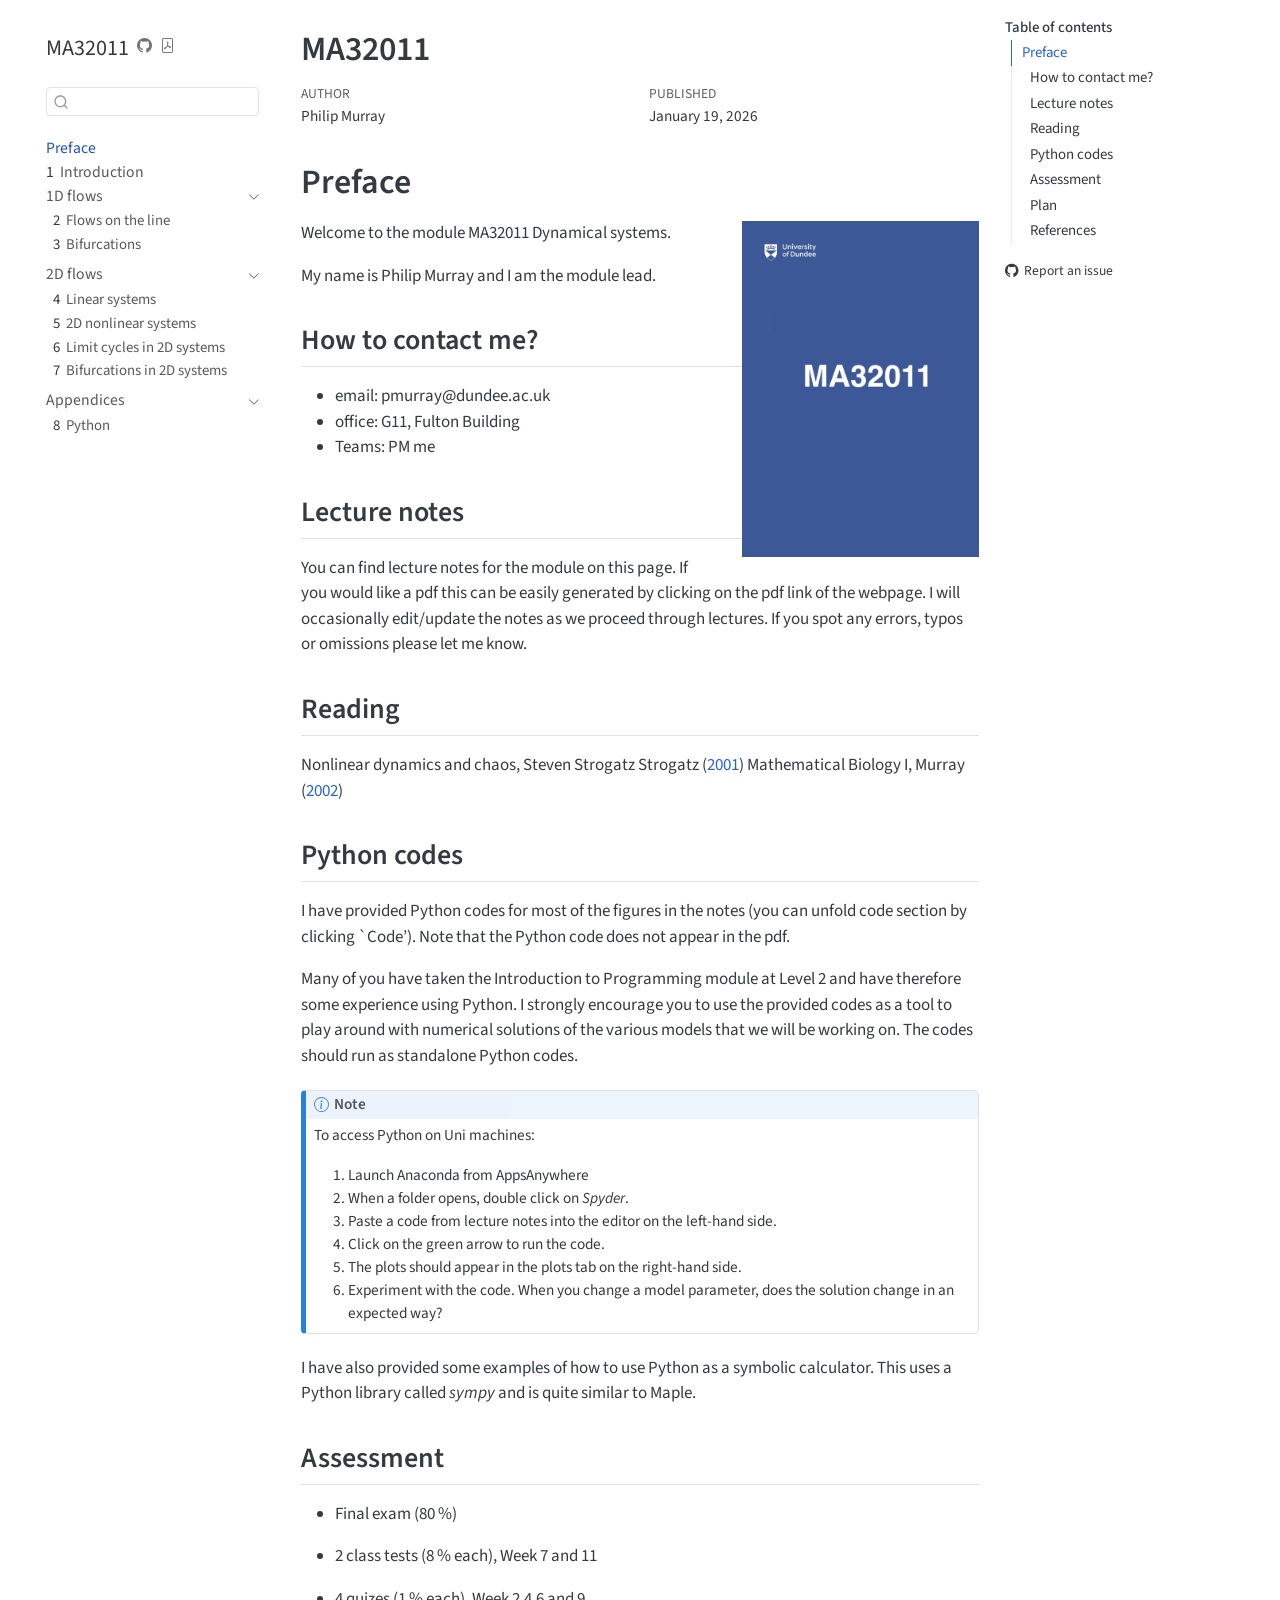
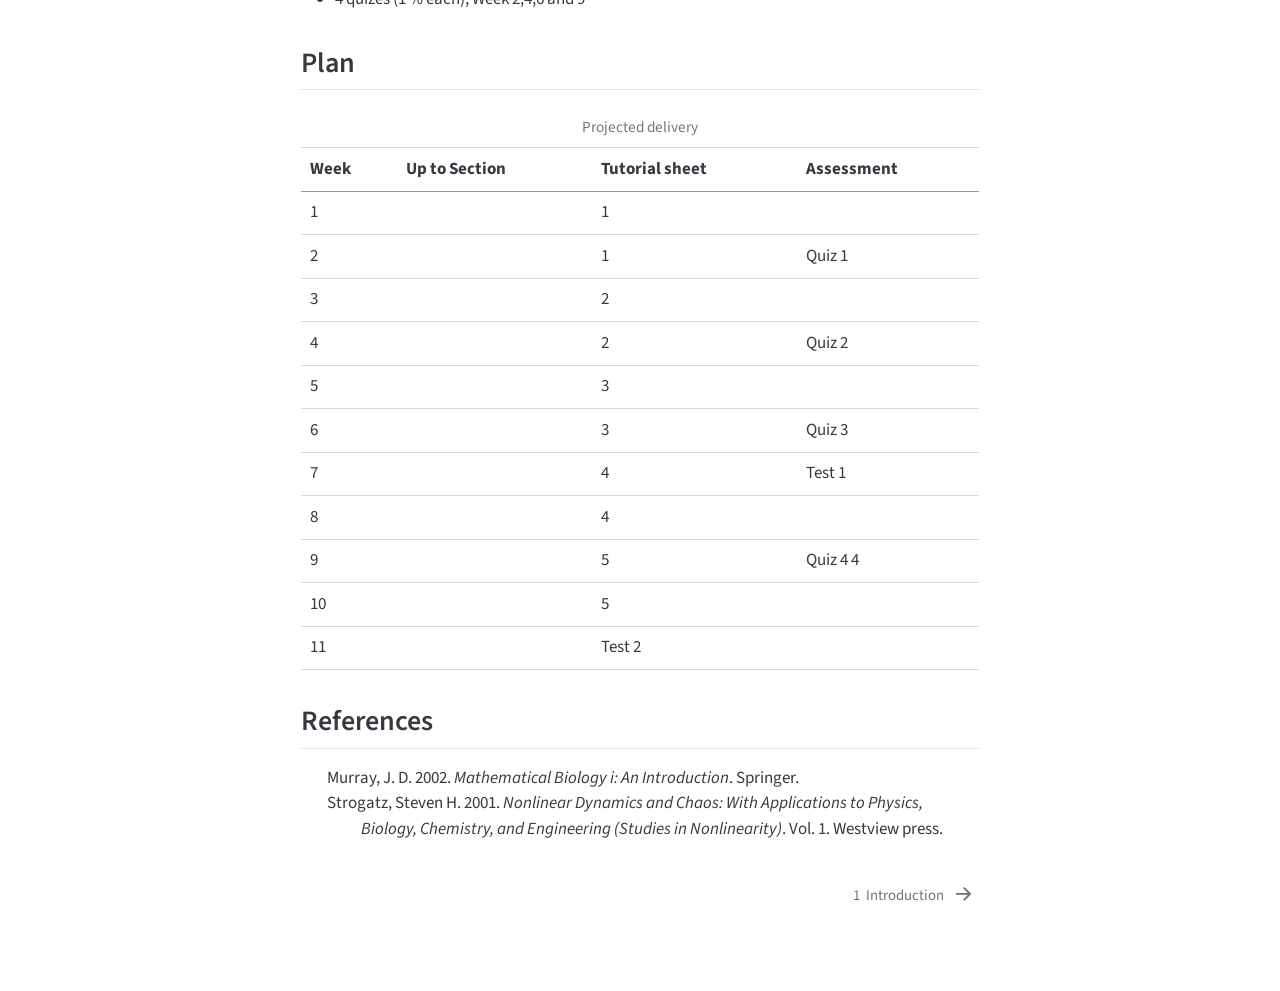
<file: index.html>
<!DOCTYPE html>
<html xmlns="http://www.w3.org/1999/xhtml" lang="en" xml:lang="en"><head>

<meta charset="utf-8">
<meta name="generator" content="quarto-1.7.32">

<meta name="viewport" content="width=device-width, initial-scale=1.0, user-scalable=yes">

<meta name="author" content="Philip Murray">
<meta name="dcterms.date" content="2026-01-19">

<title>MA32011</title>
<style>
code{white-space: pre-wrap;}
span.smallcaps{font-variant: small-caps;}
div.columns{display: flex; gap: min(4vw, 1.5em);}
div.column{flex: auto; overflow-x: auto;}
div.hanging-indent{margin-left: 1.5em; text-indent: -1.5em;}
ul.task-list{list-style: none;}
ul.task-list li input[type="checkbox"] {
  width: 0.8em;
  margin: 0 0.8em 0.2em -1em; /* quarto-specific, see https://github.com/quarto-dev/quarto-cli/issues/4556 */ 
  vertical-align: middle;
}
/* CSS for citations */
div.csl-bib-body { }
div.csl-entry {
  clear: both;
  margin-bottom: 0em;
}
.hanging-indent div.csl-entry {
  margin-left:2em;
  text-indent:-2em;
}
div.csl-left-margin {
  min-width:2em;
  float:left;
}
div.csl-right-inline {
  margin-left:2em;
  padding-left:1em;
}
div.csl-indent {
  margin-left: 2em;
}</style>


<script src="site_libs/quarto-nav/quarto-nav.js"></script>
<script src="site_libs/quarto-nav/headroom.min.js"></script>
<script src="site_libs/clipboard/clipboard.min.js"></script>
<script src="site_libs/quarto-search/autocomplete.umd.js"></script>
<script src="site_libs/quarto-search/fuse.min.js"></script>
<script src="site_libs/quarto-search/quarto-search.js"></script>
<meta name="quarto:offset" content="./">
<link href="./intro.html" rel="next">
<script src="site_libs/quarto-html/quarto.js" type="module"></script>
<script src="site_libs/quarto-html/tabsets/tabsets.js" type="module"></script>
<script src="site_libs/quarto-html/popper.min.js"></script>
<script src="site_libs/quarto-html/tippy.umd.min.js"></script>
<script src="site_libs/quarto-html/anchor.min.js"></script>
<link href="site_libs/quarto-html/tippy.css" rel="stylesheet">
<link href="site_libs/quarto-html/quarto-syntax-highlighting-37eea08aefeeee20ff55810ff984fec1.css" rel="stylesheet" id="quarto-text-highlighting-styles">
<script src="site_libs/bootstrap/bootstrap.min.js"></script>
<link href="site_libs/bootstrap/bootstrap-icons.css" rel="stylesheet">
<link href="site_libs/bootstrap/bootstrap-485d01fc63b59abcd3ee1bf1e8e2748d.min.css" rel="stylesheet" append-hash="true" id="quarto-bootstrap" data-mode="light">
<link href="site_libs/quarto-contrib/foldbox/foldbox.css" rel="stylesheet">
<script id="quarto-search-options" type="application/json">{
  "location": "sidebar",
  "copy-button": false,
  "collapse-after": 3,
  "panel-placement": "start",
  "type": "textbox",
  "limit": 50,
  "keyboard-shortcut": [
    "f",
    "/",
    "s"
  ],
  "show-item-context": false,
  "language": {
    "search-no-results-text": "No results",
    "search-matching-documents-text": "matching documents",
    "search-copy-link-title": "Copy link to search",
    "search-hide-matches-text": "Hide additional matches",
    "search-more-match-text": "more match in this document",
    "search-more-matches-text": "more matches in this document",
    "search-clear-button-title": "Clear",
    "search-text-placeholder": "",
    "search-detached-cancel-button-title": "Cancel",
    "search-submit-button-title": "Submit",
    "search-label": "Search"
  }
}</script>
<style>
.Lemma {
  --color1: #948bde;
  --color2: #584eab;
}
.TODO {
  --color1: #e7b1b4;
  --color2: #8c3236;
}
.Corollary {
  --color1: #948bde;
  --color2: #584eab;
}
.Solution {
  --color1: #c0c0c0;
  --color2: #808080;
}
.Definition {
  --color1: #d999d3;
  --color2: #a01793;
}
.Exercise {
  --color1: #948bde;
  --color2: #584eab;
}
.Proof {
  --color1: #c0c0c0;
  --color2: #808080;
}
.Conjecture {
  --color1: #948bde;
  --color2: #584eab;
}
.DONE {
  --color1: #cce7b1;
  --color2: #86b754;
}
.Feature {
  --color1: #c0c0c0;
  --color2: #808080;
}
.Theorem {
  --color1: #948bde;
  --color2: #584eab;
}
</style>


</head>

<body class="nav-sidebar floating quarto-light">

<div id="quarto-search-results"></div>
  <header id="quarto-header" class="headroom fixed-top">
  <nav class="quarto-secondary-nav">
    <div class="container-fluid d-flex">
      <button type="button" class="quarto-btn-toggle btn" data-bs-toggle="collapse" role="button" data-bs-target=".quarto-sidebar-collapse-item" aria-controls="quarto-sidebar" aria-expanded="false" aria-label="Toggle sidebar navigation" onclick="if (window.quartoToggleHeadroom) { window.quartoToggleHeadroom(); }">
        <i class="bi bi-layout-text-sidebar-reverse"></i>
      </button>
        <nav class="quarto-page-breadcrumbs" aria-label="breadcrumb"><ol class="breadcrumb"><li class="breadcrumb-item"><a href="./index.html">Preface</a></li></ol></nav>
        <a class="flex-grow-1" role="navigation" data-bs-toggle="collapse" data-bs-target=".quarto-sidebar-collapse-item" aria-controls="quarto-sidebar" aria-expanded="false" aria-label="Toggle sidebar navigation" onclick="if (window.quartoToggleHeadroom) { window.quartoToggleHeadroom(); }">      
        </a>
      <button type="button" class="btn quarto-search-button" aria-label="Search" onclick="window.quartoOpenSearch();">
        <i class="bi bi-search"></i>
      </button>
    </div>
  </nav>
</header>
<!-- content -->
<div id="quarto-content" class="quarto-container page-columns page-rows-contents page-layout-article">
<!-- sidebar -->
  <nav id="quarto-sidebar" class="sidebar collapse collapse-horizontal quarto-sidebar-collapse-item sidebar-navigation floating overflow-auto">
    <div class="pt-lg-2 mt-2 text-left sidebar-header">
    <div class="sidebar-title mb-0 py-0">
      <a href="./">MA32011</a> 
        <div class="sidebar-tools-main">
    <a href="https://github.com/dundeemath/MA32011/" title="Source Code" class="quarto-navigation-tool px-1" aria-label="Source Code"><i class="bi bi-github"></i></a>
    <a href="./MA32011.pdf" title="Download PDF" class="quarto-navigation-tool px-1" aria-label="Download PDF"><i class="bi bi-file-pdf"></i></a>
</div>
    </div>
      </div>
        <div class="mt-2 flex-shrink-0 align-items-center">
        <div class="sidebar-search">
        <div id="quarto-search" class="" title="Search"></div>
        </div>
        </div>
    <div class="sidebar-menu-container"> 
    <ul class="list-unstyled mt-1">
        <li class="sidebar-item">
  <div class="sidebar-item-container"> 
  <a href="./index.html" class="sidebar-item-text sidebar-link active">
 <span class="menu-text">Preface</span></a>
  </div>
</li>
        <li class="sidebar-item">
  <div class="sidebar-item-container"> 
  <a href="./intro.html" class="sidebar-item-text sidebar-link">
 <span class="menu-text"><span class="chapter-number">1</span>&nbsp; <span class="chapter-title">Introduction</span></span></a>
  </div>
</li>
        <li class="sidebar-item sidebar-item-section">
      <div class="sidebar-item-container"> 
            <a class="sidebar-item-text sidebar-link text-start" data-bs-toggle="collapse" data-bs-target="#quarto-sidebar-section-1" role="navigation" aria-expanded="true">
 <span class="menu-text">1D flows</span></a>
          <a class="sidebar-item-toggle text-start" data-bs-toggle="collapse" data-bs-target="#quarto-sidebar-section-1" role="navigation" aria-expanded="true" aria-label="Toggle section">
            <i class="bi bi-chevron-right ms-2"></i>
          </a> 
      </div>
      <ul id="quarto-sidebar-section-1" class="collapse list-unstyled sidebar-section depth1 show">  
          <li class="sidebar-item">
  <div class="sidebar-item-container"> 
  <a href="./1DFlows.html" class="sidebar-item-text sidebar-link">
 <span class="menu-text"><span class="chapter-number">2</span>&nbsp; <span class="chapter-title">Flows on the line</span></span></a>
  </div>
</li>
          <li class="sidebar-item">
  <div class="sidebar-item-container"> 
  <a href="./Bifurcations.html" class="sidebar-item-text sidebar-link">
 <span class="menu-text"><span class="chapter-number">3</span>&nbsp; <span class="chapter-title">Bifurcations</span></span></a>
  </div>
</li>
      </ul>
  </li>
        <li class="sidebar-item sidebar-item-section">
      <div class="sidebar-item-container"> 
            <a class="sidebar-item-text sidebar-link text-start" data-bs-toggle="collapse" data-bs-target="#quarto-sidebar-section-2" role="navigation" aria-expanded="true">
 <span class="menu-text">2D flows</span></a>
          <a class="sidebar-item-toggle text-start" data-bs-toggle="collapse" data-bs-target="#quarto-sidebar-section-2" role="navigation" aria-expanded="true" aria-label="Toggle section">
            <i class="bi bi-chevron-right ms-2"></i>
          </a> 
      </div>
      <ul id="quarto-sidebar-section-2" class="collapse list-unstyled sidebar-section depth1 show">  
          <li class="sidebar-item">
  <div class="sidebar-item-container"> 
  <a href="./2DLinearSystems.html" class="sidebar-item-text sidebar-link">
 <span class="menu-text"><span class="chapter-number">4</span>&nbsp; <span class="chapter-title">Linear systems</span></span></a>
  </div>
</li>
          <li class="sidebar-item">
  <div class="sidebar-item-container"> 
  <a href="./2DNonLinearPhasePlane.html" class="sidebar-item-text sidebar-link">
 <span class="menu-text"><span class="chapter-number">5</span>&nbsp; <span class="chapter-title">2D nonlinear systems</span></span></a>
  </div>
</li>
          <li class="sidebar-item">
  <div class="sidebar-item-container"> 
  <a href="./LimitCycles.html" class="sidebar-item-text sidebar-link">
 <span class="menu-text"><span class="chapter-number">6</span>&nbsp; <span class="chapter-title">Limit cycles in 2D systems</span></span></a>
  </div>
</li>
          <li class="sidebar-item">
  <div class="sidebar-item-container"> 
  <a href="./2DBifurcations.html" class="sidebar-item-text sidebar-link">
 <span class="menu-text"><span class="chapter-number">7</span>&nbsp; <span class="chapter-title">Bifurcations in 2D systems</span></span></a>
  </div>
</li>
      </ul>
  </li>
        <li class="sidebar-item sidebar-item-section">
      <div class="sidebar-item-container"> 
            <a class="sidebar-item-text sidebar-link text-start" data-bs-toggle="collapse" data-bs-target="#quarto-sidebar-section-3" role="navigation" aria-expanded="true">
 <span class="menu-text">Appendices</span></a>
          <a class="sidebar-item-toggle text-start" data-bs-toggle="collapse" data-bs-target="#quarto-sidebar-section-3" role="navigation" aria-expanded="true" aria-label="Toggle section">
            <i class="bi bi-chevron-right ms-2"></i>
          </a> 
      </div>
      <ul id="quarto-sidebar-section-3" class="collapse list-unstyled sidebar-section depth1 show">  
          <li class="sidebar-item">
  <div class="sidebar-item-container"> 
  <a href="./PythonAppendix.html" class="sidebar-item-text sidebar-link">
 <span class="menu-text"><span class="chapter-number">8</span>&nbsp; <span class="chapter-title">Python</span></span></a>
  </div>
</li>
      </ul>
  </li>
    </ul>
    </div>
</nav>
<div id="quarto-sidebar-glass" class="quarto-sidebar-collapse-item" data-bs-toggle="collapse" data-bs-target=".quarto-sidebar-collapse-item"></div>
<!-- margin-sidebar -->
    <div id="quarto-margin-sidebar" class="sidebar margin-sidebar">
        <nav id="TOC" role="doc-toc" class="toc-active">
    <h2 id="toc-title">Table of contents</h2>
   
  <ul>
  <li><a href="#preface" id="toc-preface" class="nav-link active" data-scroll-target="#preface">Preface</a>
  <ul class="collapse">
  <li><a href="#how-to-contact-me" id="toc-how-to-contact-me" class="nav-link" data-scroll-target="#how-to-contact-me">How to contact me?</a></li>
  <li><a href="#lecture-notes" id="toc-lecture-notes" class="nav-link" data-scroll-target="#lecture-notes">Lecture notes</a></li>
  <li><a href="#reading" id="toc-reading" class="nav-link" data-scroll-target="#reading">Reading</a></li>
  <li><a href="#python-codes" id="toc-python-codes" class="nav-link" data-scroll-target="#python-codes">Python codes</a></li>
  <li><a href="#assessment" id="toc-assessment" class="nav-link" data-scroll-target="#assessment">Assessment</a></li>
  <li><a href="#plan" id="toc-plan" class="nav-link" data-scroll-target="#plan">Plan</a></li>
  <li><a href="#references" id="toc-references" class="nav-link" data-scroll-target="#references">References</a></li>
  </ul></li>
  </ul>
<div class="toc-actions"><ul><li><a href="https://github.com/dundeemath/MA32011/issues/new" class="toc-action"><i class="bi bi-github"></i>Report an issue</a></li></ul></div></nav>
    </div>
<!-- main -->
<main class="content" id="quarto-document-content">

<header id="title-block-header" class="quarto-title-block default">
<div class="quarto-title">
<h1 class="title">MA32011</h1>
</div>



<div class="quarto-title-meta">

    <div>
    <div class="quarto-title-meta-heading">Author</div>
    <div class="quarto-title-meta-contents">
             <p>Philip Murray </p>
          </div>
  </div>
    
    <div>
    <div class="quarto-title-meta-heading">Published</div>
    <div class="quarto-title-meta-contents">
      <p class="date">January 19, 2026</p>
    </div>
  </div>
  
    
  </div>
  


</header>



<section id="preface" class="level1 unnumbered">
<h1 class="unnumbered">Preface</h1><p><img src="MA32011Cover.png" title="MA32011" class="quarto-cover-image nolightbox img-fluid"></p>
<p>Welcome to the module MA32011 Dynamical systems.</p>
<p>My name is Philip Murray and I am the module lead.</p>
<section id="how-to-contact-me" class="level2">
<h2 class="anchored" data-anchor-id="how-to-contact-me">How to contact me?</h2>
<ul>
<li>email: pmurray@dundee.ac.uk</li>
<li>office: G11, Fulton Building</li>
<li>Teams: PM me</li>
</ul>
</section>
<section id="lecture-notes" class="level2">
<h2 class="anchored" data-anchor-id="lecture-notes">Lecture notes</h2>
<p>You can find lecture notes for the module on this page. If you would like a pdf this can be easily generated by clicking on the pdf link of the webpage. I will occasionally edit/update the notes as we proceed through lectures. If you spot any errors, typos or omissions please let me know.</p>
</section>
<section id="reading" class="level2">
<h2 class="anchored" data-anchor-id="reading">Reading</h2>
<p>Nonlinear dynamics and chaos, Steven Strogatz <span class="citation" data-cites="strogatz2001nonlinear">Strogatz (<a href="#ref-strogatz2001nonlinear" role="doc-biblioref">2001</a>)</span> Mathematical Biology I, <span class="citation" data-cites="murray2002mathematical">Murray (<a href="#ref-murray2002mathematical" role="doc-biblioref">2002</a>)</span></p>
</section>
<section id="python-codes" class="level2">
<h2 class="anchored" data-anchor-id="python-codes">Python codes</h2>
<p>I have provided Python codes for most of the figures in the notes (you can unfold code section by clicking `Code’). Note that the Python code does not appear in the pdf.</p>
<p>Many of you have taken the Introduction to Programming module at Level 2 and have therefore some experience using Python. I strongly encourage you to use the provided codes as a tool to play around with numerical solutions of the various models that we will be working on. The codes should run as standalone Python codes.</p>
<div class="callout callout-style-default callout-note callout-titled">
<div class="callout-header d-flex align-content-center">
<div class="callout-icon-container">
<i class="callout-icon"></i>
</div>
<div class="callout-title-container flex-fill">
Note
</div>
</div>
<div class="callout-body-container callout-body">
<p>To access Python on Uni machines:</p>
<ol type="1">
<li>Launch Anaconda from AppsAnywhere</li>
<li>When a folder opens, double click on <em>Spyder</em>.</li>
<li>Paste a code from lecture notes into the editor on the left-hand side.</li>
<li>Click on the green arrow to run the code.</li>
<li>The plots should appear in the plots tab on the right-hand side.</li>
<li>Experiment with the code. When you change a model parameter, does the solution change in an expected way?</li>
</ol>
</div>
</div>
<p>I have also provided some examples of how to use Python as a symbolic calculator. This uses a Python library called <em>sympy</em> and is quite similar to Maple.</p>
</section>
<section id="assessment" class="level2">
<h2 class="anchored" data-anchor-id="assessment">Assessment</h2>
<ul>
<li><p>Final exam (80 %)</p></li>
<li><p>2 class tests (8 % each), Week 7 and 11</p></li>
<li><p>4 quizes (1 % each), Week 2,4,6 and 9</p></li>
</ul>
</section>
<section id="plan" class="level2">
<h2 class="anchored" data-anchor-id="plan">Plan</h2>
<table class="caption-top table">
<caption>Projected delivery</caption>
<thead>
<tr class="header">
<th>Week</th>
<th style="text-align: left;">Up to Section</th>
<th>Tutorial sheet</th>
<th>Assessment</th>
</tr>
</thead>
<tbody>
<tr class="odd">
<td>1</td>
<td style="text-align: left;"></td>
<td>1</td>
<td></td>
</tr>
<tr class="even">
<td>2</td>
<td style="text-align: left;"></td>
<td>1</td>
<td>Quiz 1</td>
</tr>
<tr class="odd">
<td>3</td>
<td style="text-align: left;"></td>
<td>2</td>
<td></td>
</tr>
<tr class="even">
<td>4</td>
<td style="text-align: left;"></td>
<td>2</td>
<td>Quiz 2</td>
</tr>
<tr class="odd">
<td>5</td>
<td style="text-align: left;"></td>
<td>3</td>
<td></td>
</tr>
<tr class="even">
<td>6</td>
<td style="text-align: left;"></td>
<td>3</td>
<td>Quiz 3</td>
</tr>
<tr class="odd">
<td>7</td>
<td style="text-align: left;"></td>
<td>4</td>
<td>Test 1</td>
</tr>
<tr class="even">
<td>8</td>
<td style="text-align: left;"></td>
<td>4</td>
<td></td>
</tr>
<tr class="odd">
<td>9</td>
<td style="text-align: left;"></td>
<td>5</td>
<td>Quiz 4 4</td>
</tr>
<tr class="even">
<td>10</td>
<td style="text-align: left;"></td>
<td>5</td>
<td></td>
</tr>
<tr class="odd">
<td>11</td>
<td style="text-align: left;"></td>
<td>Test 2</td>
<td></td>
</tr>
</tbody>
</table>
</section>
<section id="references" class="level2">
<h2 class="anchored" data-anchor-id="references">References</h2>


<div id="refs" class="references csl-bib-body hanging-indent" data-entry-spacing="0" role="list">
<div id="ref-murray2002mathematical" class="csl-entry" role="listitem">
Murray, J. D. 2002. <em>Mathematical Biology i: An Introduction</em>. Springer.
</div>
<div id="ref-strogatz2001nonlinear" class="csl-entry" role="listitem">
Strogatz, Steven H. 2001. <em>Nonlinear Dynamics and Chaos: With Applications to Physics, Biology, Chemistry, and Engineering (Studies in Nonlinearity)</em>. Vol. 1. Westview press.
</div>
</div>
</section>
</section>

</main> <!-- /main -->
<script id="quarto-html-after-body" type="application/javascript">
  window.document.addEventListener("DOMContentLoaded", function (event) {
    const icon = "";
    const anchorJS = new window.AnchorJS();
    anchorJS.options = {
      placement: 'right',
      icon: icon
    };
    anchorJS.add('.anchored');
    const isCodeAnnotation = (el) => {
      for (const clz of el.classList) {
        if (clz.startsWith('code-annotation-')) {                     
          return true;
        }
      }
      return false;
    }
    const onCopySuccess = function(e) {
      // button target
      const button = e.trigger;
      // don't keep focus
      button.blur();
      // flash "checked"
      button.classList.add('code-copy-button-checked');
      var currentTitle = button.getAttribute("title");
      button.setAttribute("title", "Copied!");
      let tooltip;
      if (window.bootstrap) {
        button.setAttribute("data-bs-toggle", "tooltip");
        button.setAttribute("data-bs-placement", "left");
        button.setAttribute("data-bs-title", "Copied!");
        tooltip = new bootstrap.Tooltip(button, 
          { trigger: "manual", 
            customClass: "code-copy-button-tooltip",
            offset: [0, -8]});
        tooltip.show();    
      }
      setTimeout(function() {
        if (tooltip) {
          tooltip.hide();
          button.removeAttribute("data-bs-title");
          button.removeAttribute("data-bs-toggle");
          button.removeAttribute("data-bs-placement");
        }
        button.setAttribute("title", currentTitle);
        button.classList.remove('code-copy-button-checked');
      }, 1000);
      // clear code selection
      e.clearSelection();
    }
    const getTextToCopy = function(trigger) {
        const codeEl = trigger.previousElementSibling.cloneNode(true);
        for (const childEl of codeEl.children) {
          if (isCodeAnnotation(childEl)) {
            childEl.remove();
          }
        }
        return codeEl.innerText;
    }
    const clipboard = new window.ClipboardJS('.code-copy-button:not([data-in-quarto-modal])', {
      text: getTextToCopy
    });
    clipboard.on('success', onCopySuccess);
    if (window.document.getElementById('quarto-embedded-source-code-modal')) {
      const clipboardModal = new window.ClipboardJS('.code-copy-button[data-in-quarto-modal]', {
        text: getTextToCopy,
        container: window.document.getElementById('quarto-embedded-source-code-modal')
      });
      clipboardModal.on('success', onCopySuccess);
    }
      var localhostRegex = new RegExp(/^(?:http|https):\/\/localhost\:?[0-9]*\//);
      var mailtoRegex = new RegExp(/^mailto:/);
        var filterRegex = new RegExp('/' + window.location.host + '/');
      var isInternal = (href) => {
          return filterRegex.test(href) || localhostRegex.test(href) || mailtoRegex.test(href);
      }
      // Inspect non-navigation links and adorn them if external
     var links = window.document.querySelectorAll('a[href]:not(.nav-link):not(.navbar-brand):not(.toc-action):not(.sidebar-link):not(.sidebar-item-toggle):not(.pagination-link):not(.no-external):not([aria-hidden]):not(.dropdown-item):not(.quarto-navigation-tool):not(.about-link)');
      for (var i=0; i<links.length; i++) {
        const link = links[i];
        if (!isInternal(link.href)) {
          // undo the damage that might have been done by quarto-nav.js in the case of
          // links that we want to consider external
          if (link.dataset.originalHref !== undefined) {
            link.href = link.dataset.originalHref;
          }
        }
      }
    function tippyHover(el, contentFn, onTriggerFn, onUntriggerFn) {
      const config = {
        allowHTML: true,
        maxWidth: 500,
        delay: 100,
        arrow: false,
        appendTo: function(el) {
            return el.parentElement;
        },
        interactive: true,
        interactiveBorder: 10,
        theme: 'quarto',
        placement: 'bottom-start',
      };
      if (contentFn) {
        config.content = contentFn;
      }
      if (onTriggerFn) {
        config.onTrigger = onTriggerFn;
      }
      if (onUntriggerFn) {
        config.onUntrigger = onUntriggerFn;
      }
      window.tippy(el, config); 
    }
    const noterefs = window.document.querySelectorAll('a[role="doc-noteref"]');
    for (var i=0; i<noterefs.length; i++) {
      const ref = noterefs[i];
      tippyHover(ref, function() {
        // use id or data attribute instead here
        let href = ref.getAttribute('data-footnote-href') || ref.getAttribute('href');
        try { href = new URL(href).hash; } catch {}
        const id = href.replace(/^#\/?/, "");
        const note = window.document.getElementById(id);
        if (note) {
          return note.innerHTML;
        } else {
          return "";
        }
      });
    }
    const xrefs = window.document.querySelectorAll('a.quarto-xref');
    const processXRef = (id, note) => {
      // Strip column container classes
      const stripColumnClz = (el) => {
        el.classList.remove("page-full", "page-columns");
        if (el.children) {
          for (const child of el.children) {
            stripColumnClz(child);
          }
        }
      }
      stripColumnClz(note)
      if (id === null || id.startsWith('sec-')) {
        // Special case sections, only their first couple elements
        const container = document.createElement("div");
        if (note.children && note.children.length > 2) {
          container.appendChild(note.children[0].cloneNode(true));
          for (let i = 1; i < note.children.length; i++) {
            const child = note.children[i];
            if (child.tagName === "P" && child.innerText === "") {
              continue;
            } else {
              container.appendChild(child.cloneNode(true));
              break;
            }
          }
          if (window.Quarto?.typesetMath) {
            window.Quarto.typesetMath(container);
          }
          return container.innerHTML
        } else {
          if (window.Quarto?.typesetMath) {
            window.Quarto.typesetMath(note);
          }
          return note.innerHTML;
        }
      } else {
        // Remove any anchor links if they are present
        const anchorLink = note.querySelector('a.anchorjs-link');
        if (anchorLink) {
          anchorLink.remove();
        }
        if (window.Quarto?.typesetMath) {
          window.Quarto.typesetMath(note);
        }
        if (note.classList.contains("callout")) {
          return note.outerHTML;
        } else {
          return note.innerHTML;
        }
      }
    }
    for (var i=0; i<xrefs.length; i++) {
      const xref = xrefs[i];
      tippyHover(xref, undefined, function(instance) {
        instance.disable();
        let url = xref.getAttribute('href');
        let hash = undefined; 
        if (url.startsWith('#')) {
          hash = url;
        } else {
          try { hash = new URL(url).hash; } catch {}
        }
        if (hash) {
          const id = hash.replace(/^#\/?/, "");
          const note = window.document.getElementById(id);
          if (note !== null) {
            try {
              const html = processXRef(id, note.cloneNode(true));
              instance.setContent(html);
            } finally {
              instance.enable();
              instance.show();
            }
          } else {
            // See if we can fetch this
            fetch(url.split('#')[0])
            .then(res => res.text())
            .then(html => {
              const parser = new DOMParser();
              const htmlDoc = parser.parseFromString(html, "text/html");
              const note = htmlDoc.getElementById(id);
              if (note !== null) {
                const html = processXRef(id, note);
                instance.setContent(html);
              } 
            }).finally(() => {
              instance.enable();
              instance.show();
            });
          }
        } else {
          // See if we can fetch a full url (with no hash to target)
          // This is a special case and we should probably do some content thinning / targeting
          fetch(url)
          .then(res => res.text())
          .then(html => {
            const parser = new DOMParser();
            const htmlDoc = parser.parseFromString(html, "text/html");
            const note = htmlDoc.querySelector('main.content');
            if (note !== null) {
              // This should only happen for chapter cross references
              // (since there is no id in the URL)
              // remove the first header
              if (note.children.length > 0 && note.children[0].tagName === "HEADER") {
                note.children[0].remove();
              }
              const html = processXRef(null, note);
              instance.setContent(html);
            } 
          }).finally(() => {
            instance.enable();
            instance.show();
          });
        }
      }, function(instance) {
      });
    }
        let selectedAnnoteEl;
        const selectorForAnnotation = ( cell, annotation) => {
          let cellAttr = 'data-code-cell="' + cell + '"';
          let lineAttr = 'data-code-annotation="' +  annotation + '"';
          const selector = 'span[' + cellAttr + '][' + lineAttr + ']';
          return selector;
        }
        const selectCodeLines = (annoteEl) => {
          const doc = window.document;
          const targetCell = annoteEl.getAttribute("data-target-cell");
          const targetAnnotation = annoteEl.getAttribute("data-target-annotation");
          const annoteSpan = window.document.querySelector(selectorForAnnotation(targetCell, targetAnnotation));
          const lines = annoteSpan.getAttribute("data-code-lines").split(",");
          const lineIds = lines.map((line) => {
            return targetCell + "-" + line;
          })
          let top = null;
          let height = null;
          let parent = null;
          if (lineIds.length > 0) {
              //compute the position of the single el (top and bottom and make a div)
              const el = window.document.getElementById(lineIds[0]);
              top = el.offsetTop;
              height = el.offsetHeight;
              parent = el.parentElement.parentElement;
            if (lineIds.length > 1) {
              const lastEl = window.document.getElementById(lineIds[lineIds.length - 1]);
              const bottom = lastEl.offsetTop + lastEl.offsetHeight;
              height = bottom - top;
            }
            if (top !== null && height !== null && parent !== null) {
              // cook up a div (if necessary) and position it 
              let div = window.document.getElementById("code-annotation-line-highlight");
              if (div === null) {
                div = window.document.createElement("div");
                div.setAttribute("id", "code-annotation-line-highlight");
                div.style.position = 'absolute';
                parent.appendChild(div);
              }
              div.style.top = top - 2 + "px";
              div.style.height = height + 4 + "px";
              div.style.left = 0;
              let gutterDiv = window.document.getElementById("code-annotation-line-highlight-gutter");
              if (gutterDiv === null) {
                gutterDiv = window.document.createElement("div");
                gutterDiv.setAttribute("id", "code-annotation-line-highlight-gutter");
                gutterDiv.style.position = 'absolute';
                const codeCell = window.document.getElementById(targetCell);
                const gutter = codeCell.querySelector('.code-annotation-gutter');
                gutter.appendChild(gutterDiv);
              }
              gutterDiv.style.top = top - 2 + "px";
              gutterDiv.style.height = height + 4 + "px";
            }
            selectedAnnoteEl = annoteEl;
          }
        };
        const unselectCodeLines = () => {
          const elementsIds = ["code-annotation-line-highlight", "code-annotation-line-highlight-gutter"];
          elementsIds.forEach((elId) => {
            const div = window.document.getElementById(elId);
            if (div) {
              div.remove();
            }
          });
          selectedAnnoteEl = undefined;
        };
          // Handle positioning of the toggle
      window.addEventListener(
        "resize",
        throttle(() => {
          elRect = undefined;
          if (selectedAnnoteEl) {
            selectCodeLines(selectedAnnoteEl);
          }
        }, 10)
      );
      function throttle(fn, ms) {
      let throttle = false;
      let timer;
        return (...args) => {
          if(!throttle) { // first call gets through
              fn.apply(this, args);
              throttle = true;
          } else { // all the others get throttled
              if(timer) clearTimeout(timer); // cancel #2
              timer = setTimeout(() => {
                fn.apply(this, args);
                timer = throttle = false;
              }, ms);
          }
        };
      }
        // Attach click handler to the DT
        const annoteDls = window.document.querySelectorAll('dt[data-target-cell]');
        for (const annoteDlNode of annoteDls) {
          annoteDlNode.addEventListener('click', (event) => {
            const clickedEl = event.target;
            if (clickedEl !== selectedAnnoteEl) {
              unselectCodeLines();
              const activeEl = window.document.querySelector('dt[data-target-cell].code-annotation-active');
              if (activeEl) {
                activeEl.classList.remove('code-annotation-active');
              }
              selectCodeLines(clickedEl);
              clickedEl.classList.add('code-annotation-active');
            } else {
              // Unselect the line
              unselectCodeLines();
              clickedEl.classList.remove('code-annotation-active');
            }
          });
        }
    const findCites = (el) => {
      const parentEl = el.parentElement;
      if (parentEl) {
        const cites = parentEl.dataset.cites;
        if (cites) {
          return {
            el,
            cites: cites.split(' ')
          };
        } else {
          return findCites(el.parentElement)
        }
      } else {
        return undefined;
      }
    };
    var bibliorefs = window.document.querySelectorAll('a[role="doc-biblioref"]');
    for (var i=0; i<bibliorefs.length; i++) {
      const ref = bibliorefs[i];
      const citeInfo = findCites(ref);
      if (citeInfo) {
        tippyHover(citeInfo.el, function() {
          var popup = window.document.createElement('div');
          citeInfo.cites.forEach(function(cite) {
            var citeDiv = window.document.createElement('div');
            citeDiv.classList.add('hanging-indent');
            citeDiv.classList.add('csl-entry');
            var biblioDiv = window.document.getElementById('ref-' + cite);
            if (biblioDiv) {
              citeDiv.innerHTML = biblioDiv.innerHTML;
            }
            popup.appendChild(citeDiv);
          });
          return popup.innerHTML;
        });
      }
    }
  });
  </script>
<nav class="page-navigation">
  <div class="nav-page nav-page-previous">
  </div>
  <div class="nav-page nav-page-next">
      <a href="./intro.html" class="pagination-link" aria-label="Introduction">
        <span class="nav-page-text"><span class="chapter-number">1</span>&nbsp; <span class="chapter-title">Introduction</span></span> <i class="bi bi-arrow-right-short"></i>
      </a>
  </div>
</nav>
</div> <!-- /content -->




<footer class="footer"><div class="nav-footer"><div class="nav-footer-center"><div class="toc-actions d-sm-block d-md-none"><ul><li><a href="https://github.com/dundeemath/MA32011/issues/new" class="toc-action"><i class="bi bi-github"></i>Report an issue</a></li></ul></div></div></div></footer></body></html>
</file>
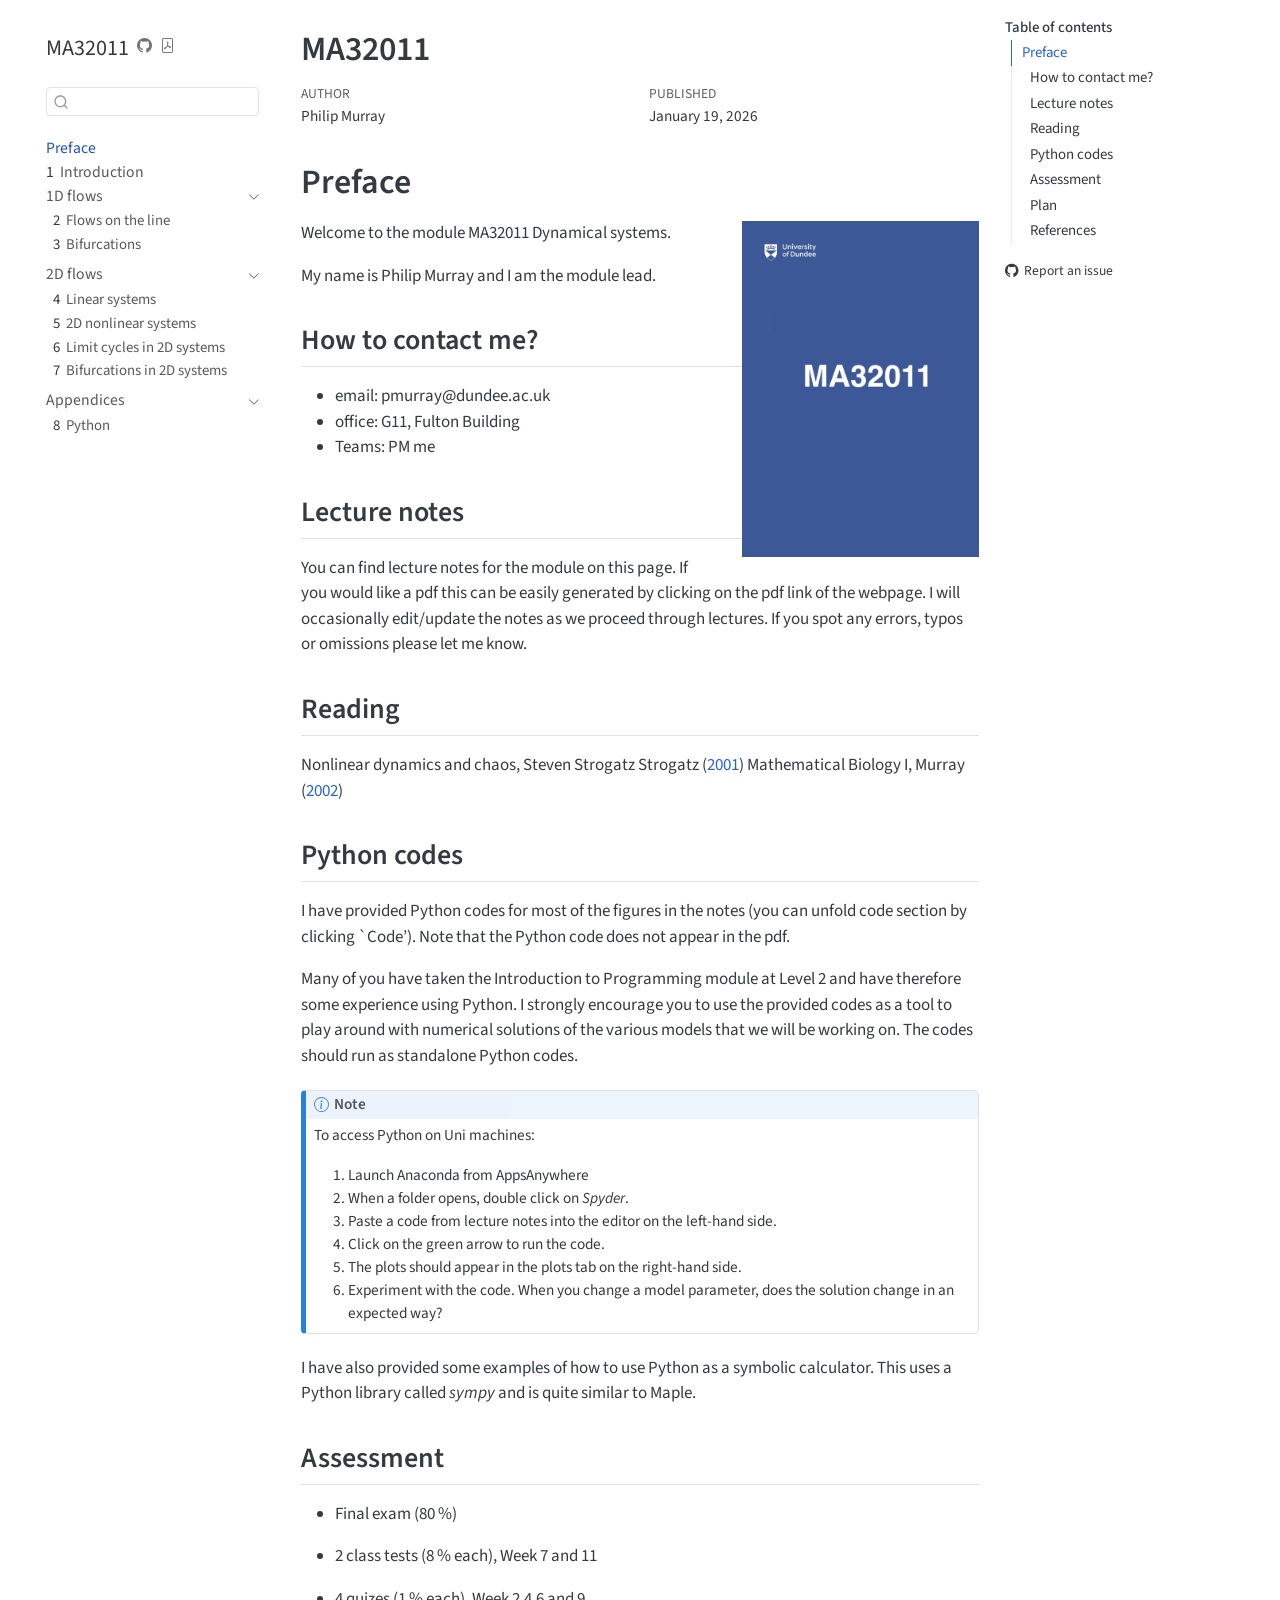
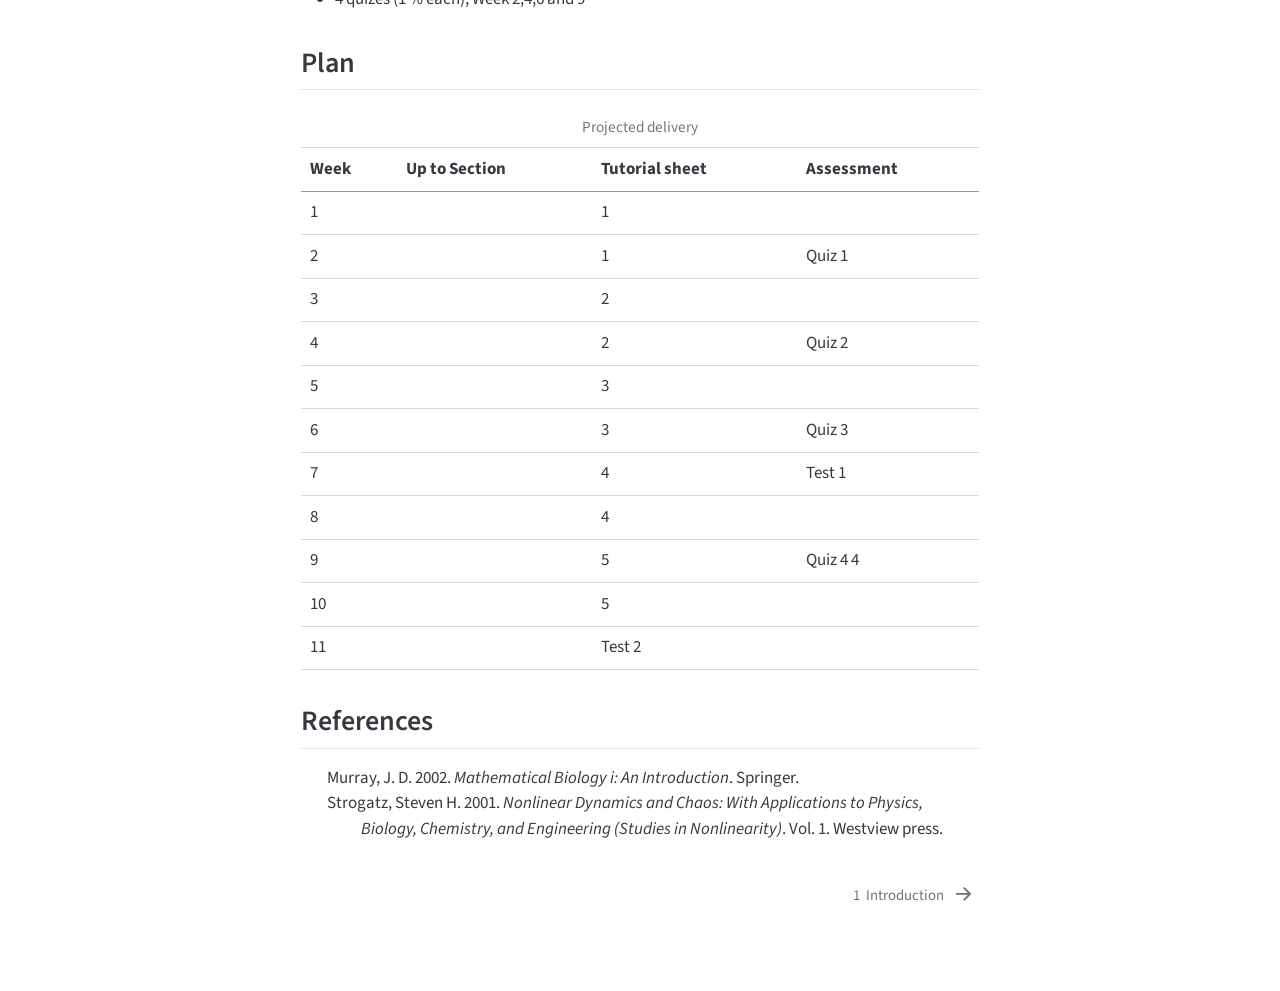
<file: docs/index.html>
<!DOCTYPE html>
<html xmlns="http://www.w3.org/1999/xhtml" lang="en" xml:lang="en"><head>

<meta charset="utf-8">
<meta name="generator" content="quarto-1.7.32">

<meta name="viewport" content="width=device-width, initial-scale=1.0, user-scalable=yes">

<meta name="author" content="Philip Murray">
<meta name="dcterms.date" content="2026-01-19">

<title>MA32011</title>
<style>
code{white-space: pre-wrap;}
span.smallcaps{font-variant: small-caps;}
div.columns{display: flex; gap: min(4vw, 1.5em);}
div.column{flex: auto; overflow-x: auto;}
div.hanging-indent{margin-left: 1.5em; text-indent: -1.5em;}
ul.task-list{list-style: none;}
ul.task-list li input[type="checkbox"] {
  width: 0.8em;
  margin: 0 0.8em 0.2em -1em; /* quarto-specific, see https://github.com/quarto-dev/quarto-cli/issues/4556 */ 
  vertical-align: middle;
}
/* CSS for citations */
div.csl-bib-body { }
div.csl-entry {
  clear: both;
  margin-bottom: 0em;
}
.hanging-indent div.csl-entry {
  margin-left:2em;
  text-indent:-2em;
}
div.csl-left-margin {
  min-width:2em;
  float:left;
}
div.csl-right-inline {
  margin-left:2em;
  padding-left:1em;
}
div.csl-indent {
  margin-left: 2em;
}</style>


<script src="site_libs/quarto-nav/quarto-nav.js"></script>
<script src="site_libs/quarto-nav/headroom.min.js"></script>
<script src="site_libs/clipboard/clipboard.min.js"></script>
<script src="site_libs/quarto-search/autocomplete.umd.js"></script>
<script src="site_libs/quarto-search/fuse.min.js"></script>
<script src="site_libs/quarto-search/quarto-search.js"></script>
<meta name="quarto:offset" content="./">
<link href="./intro.html" rel="next">
<script src="site_libs/quarto-html/quarto.js" type="module"></script>
<script src="site_libs/quarto-html/tabsets/tabsets.js" type="module"></script>
<script src="site_libs/quarto-html/popper.min.js"></script>
<script src="site_libs/quarto-html/tippy.umd.min.js"></script>
<script src="site_libs/quarto-html/anchor.min.js"></script>
<link href="site_libs/quarto-html/tippy.css" rel="stylesheet">
<link href="site_libs/quarto-html/quarto-syntax-highlighting-37eea08aefeeee20ff55810ff984fec1.css" rel="stylesheet" id="quarto-text-highlighting-styles">
<script src="site_libs/bootstrap/bootstrap.min.js"></script>
<link href="site_libs/bootstrap/bootstrap-icons.css" rel="stylesheet">
<link href="site_libs/bootstrap/bootstrap-485d01fc63b59abcd3ee1bf1e8e2748d.min.css" rel="stylesheet" append-hash="true" id="quarto-bootstrap" data-mode="light">
<link href="site_libs/quarto-contrib/foldbox/foldbox.css" rel="stylesheet">
<script id="quarto-search-options" type="application/json">{
  "location": "sidebar",
  "copy-button": false,
  "collapse-after": 3,
  "panel-placement": "start",
  "type": "textbox",
  "limit": 50,
  "keyboard-shortcut": [
    "f",
    "/",
    "s"
  ],
  "show-item-context": false,
  "language": {
    "search-no-results-text": "No results",
    "search-matching-documents-text": "matching documents",
    "search-copy-link-title": "Copy link to search",
    "search-hide-matches-text": "Hide additional matches",
    "search-more-match-text": "more match in this document",
    "search-more-matches-text": "more matches in this document",
    "search-clear-button-title": "Clear",
    "search-text-placeholder": "",
    "search-detached-cancel-button-title": "Cancel",
    "search-submit-button-title": "Submit",
    "search-label": "Search"
  }
}</script>
<style>
.Feature {
  --color1: #c0c0c0;
  --color2: #808080;
}
.Lemma {
  --color1: #948bde;
  --color2: #584eab;
}
.Definition {
  --color1: #d999d3;
  --color2: #a01793;
}
.TODO {
  --color1: #e7b1b4;
  --color2: #8c3236;
}
.Corollary {
  --color1: #948bde;
  --color2: #584eab;
}
.Proof {
  --color1: #c0c0c0;
  --color2: #808080;
}
.Conjecture {
  --color1: #948bde;
  --color2: #584eab;
}
.DONE {
  --color1: #cce7b1;
  --color2: #86b754;
}
.Exercise {
  --color1: #948bde;
  --color2: #584eab;
}
.Solution {
  --color1: #c0c0c0;
  --color2: #808080;
}
.Theorem {
  --color1: #948bde;
  --color2: #584eab;
}
</style>


</head>

<body class="nav-sidebar floating quarto-light">

<div id="quarto-search-results"></div>
  <header id="quarto-header" class="headroom fixed-top">
  <nav class="quarto-secondary-nav">
    <div class="container-fluid d-flex">
      <button type="button" class="quarto-btn-toggle btn" data-bs-toggle="collapse" role="button" data-bs-target=".quarto-sidebar-collapse-item" aria-controls="quarto-sidebar" aria-expanded="false" aria-label="Toggle sidebar navigation" onclick="if (window.quartoToggleHeadroom) { window.quartoToggleHeadroom(); }">
        <i class="bi bi-layout-text-sidebar-reverse"></i>
      </button>
        <nav class="quarto-page-breadcrumbs" aria-label="breadcrumb"><ol class="breadcrumb"><li class="breadcrumb-item"><a href="./index.html">Preface</a></li></ol></nav>
        <a class="flex-grow-1" role="navigation" data-bs-toggle="collapse" data-bs-target=".quarto-sidebar-collapse-item" aria-controls="quarto-sidebar" aria-expanded="false" aria-label="Toggle sidebar navigation" onclick="if (window.quartoToggleHeadroom) { window.quartoToggleHeadroom(); }">      
        </a>
      <button type="button" class="btn quarto-search-button" aria-label="Search" onclick="window.quartoOpenSearch();">
        <i class="bi bi-search"></i>
      </button>
    </div>
  </nav>
</header>
<!-- content -->
<div id="quarto-content" class="quarto-container page-columns page-rows-contents page-layout-article">
<!-- sidebar -->
  <nav id="quarto-sidebar" class="sidebar collapse collapse-horizontal quarto-sidebar-collapse-item sidebar-navigation floating overflow-auto">
    <div class="pt-lg-2 mt-2 text-left sidebar-header">
    <div class="sidebar-title mb-0 py-0">
      <a href="./">MA32011</a> 
        <div class="sidebar-tools-main">
    <a href="https://github.com/dundeemath/MA32011/" title="Source Code" class="quarto-navigation-tool px-1" aria-label="Source Code"><i class="bi bi-github"></i></a>
    <a href="./MA32011.pdf" title="Download PDF" class="quarto-navigation-tool px-1" aria-label="Download PDF"><i class="bi bi-file-pdf"></i></a>
</div>
    </div>
      </div>
        <div class="mt-2 flex-shrink-0 align-items-center">
        <div class="sidebar-search">
        <div id="quarto-search" class="" title="Search"></div>
        </div>
        </div>
    <div class="sidebar-menu-container"> 
    <ul class="list-unstyled mt-1">
        <li class="sidebar-item">
  <div class="sidebar-item-container"> 
  <a href="./index.html" class="sidebar-item-text sidebar-link active">
 <span class="menu-text">Preface</span></a>
  </div>
</li>
        <li class="sidebar-item">
  <div class="sidebar-item-container"> 
  <a href="./intro.html" class="sidebar-item-text sidebar-link">
 <span class="menu-text"><span class="chapter-number">1</span>&nbsp; <span class="chapter-title">Introduction</span></span></a>
  </div>
</li>
        <li class="sidebar-item sidebar-item-section">
      <div class="sidebar-item-container"> 
            <a class="sidebar-item-text sidebar-link text-start" data-bs-toggle="collapse" data-bs-target="#quarto-sidebar-section-1" role="navigation" aria-expanded="true">
 <span class="menu-text">1D flows</span></a>
          <a class="sidebar-item-toggle text-start" data-bs-toggle="collapse" data-bs-target="#quarto-sidebar-section-1" role="navigation" aria-expanded="true" aria-label="Toggle section">
            <i class="bi bi-chevron-right ms-2"></i>
          </a> 
      </div>
      <ul id="quarto-sidebar-section-1" class="collapse list-unstyled sidebar-section depth1 show">  
          <li class="sidebar-item">
  <div class="sidebar-item-container"> 
  <a href="./1DFlows.html" class="sidebar-item-text sidebar-link">
 <span class="menu-text"><span class="chapter-number">2</span>&nbsp; <span class="chapter-title">Flows on the line</span></span></a>
  </div>
</li>
          <li class="sidebar-item">
  <div class="sidebar-item-container"> 
  <a href="./Bifurcations.html" class="sidebar-item-text sidebar-link">
 <span class="menu-text"><span class="chapter-number">3</span>&nbsp; <span class="chapter-title">Bifurcations</span></span></a>
  </div>
</li>
      </ul>
  </li>
        <li class="sidebar-item sidebar-item-section">
      <div class="sidebar-item-container"> 
            <a class="sidebar-item-text sidebar-link text-start" data-bs-toggle="collapse" data-bs-target="#quarto-sidebar-section-2" role="navigation" aria-expanded="true">
 <span class="menu-text">2D flows</span></a>
          <a class="sidebar-item-toggle text-start" data-bs-toggle="collapse" data-bs-target="#quarto-sidebar-section-2" role="navigation" aria-expanded="true" aria-label="Toggle section">
            <i class="bi bi-chevron-right ms-2"></i>
          </a> 
      </div>
      <ul id="quarto-sidebar-section-2" class="collapse list-unstyled sidebar-section depth1 show">  
          <li class="sidebar-item">
  <div class="sidebar-item-container"> 
  <a href="./2DLinearSystems.html" class="sidebar-item-text sidebar-link">
 <span class="menu-text"><span class="chapter-number">4</span>&nbsp; <span class="chapter-title">Linear systems</span></span></a>
  </div>
</li>
          <li class="sidebar-item">
  <div class="sidebar-item-container"> 
  <a href="./2DNonLinearPhasePlane.html" class="sidebar-item-text sidebar-link">
 <span class="menu-text"><span class="chapter-number">5</span>&nbsp; <span class="chapter-title">2D nonlinear systems</span></span></a>
  </div>
</li>
          <li class="sidebar-item">
  <div class="sidebar-item-container"> 
  <a href="./LimitCycles.html" class="sidebar-item-text sidebar-link">
 <span class="menu-text"><span class="chapter-number">6</span>&nbsp; <span class="chapter-title">Limit cycles in 2D systems</span></span></a>
  </div>
</li>
          <li class="sidebar-item">
  <div class="sidebar-item-container"> 
  <a href="./2DBifurcations.html" class="sidebar-item-text sidebar-link">
 <span class="menu-text"><span class="chapter-number">7</span>&nbsp; <span class="chapter-title">Bifurcations in 2D systems</span></span></a>
  </div>
</li>
      </ul>
  </li>
        <li class="sidebar-item sidebar-item-section">
      <div class="sidebar-item-container"> 
            <a class="sidebar-item-text sidebar-link text-start" data-bs-toggle="collapse" data-bs-target="#quarto-sidebar-section-3" role="navigation" aria-expanded="true">
 <span class="menu-text">Appendices</span></a>
          <a class="sidebar-item-toggle text-start" data-bs-toggle="collapse" data-bs-target="#quarto-sidebar-section-3" role="navigation" aria-expanded="true" aria-label="Toggle section">
            <i class="bi bi-chevron-right ms-2"></i>
          </a> 
      </div>
      <ul id="quarto-sidebar-section-3" class="collapse list-unstyled sidebar-section depth1 show">  
          <li class="sidebar-item">
  <div class="sidebar-item-container"> 
  <a href="./PythonAppendix.html" class="sidebar-item-text sidebar-link">
 <span class="menu-text"><span class="chapter-number">8</span>&nbsp; <span class="chapter-title">Python</span></span></a>
  </div>
</li>
      </ul>
  </li>
    </ul>
    </div>
</nav>
<div id="quarto-sidebar-glass" class="quarto-sidebar-collapse-item" data-bs-toggle="collapse" data-bs-target=".quarto-sidebar-collapse-item"></div>
<!-- margin-sidebar -->
    <div id="quarto-margin-sidebar" class="sidebar margin-sidebar">
        <nav id="TOC" role="doc-toc" class="toc-active">
    <h2 id="toc-title">Table of contents</h2>
   
  <ul>
  <li><a href="#preface" id="toc-preface" class="nav-link active" data-scroll-target="#preface">Preface</a>
  <ul class="collapse">
  <li><a href="#how-to-contact-me" id="toc-how-to-contact-me" class="nav-link" data-scroll-target="#how-to-contact-me">How to contact me?</a></li>
  <li><a href="#lecture-notes" id="toc-lecture-notes" class="nav-link" data-scroll-target="#lecture-notes">Lecture notes</a></li>
  <li><a href="#reading" id="toc-reading" class="nav-link" data-scroll-target="#reading">Reading</a></li>
  <li><a href="#python-codes" id="toc-python-codes" class="nav-link" data-scroll-target="#python-codes">Python codes</a></li>
  <li><a href="#assessment" id="toc-assessment" class="nav-link" data-scroll-target="#assessment">Assessment</a></li>
  <li><a href="#plan" id="toc-plan" class="nav-link" data-scroll-target="#plan">Plan</a></li>
  <li><a href="#references" id="toc-references" class="nav-link" data-scroll-target="#references">References</a></li>
  </ul></li>
  </ul>
<div class="toc-actions"><ul><li><a href="https://github.com/dundeemath/MA32011/issues/new" class="toc-action"><i class="bi bi-github"></i>Report an issue</a></li></ul></div></nav>
    </div>
<!-- main -->
<main class="content" id="quarto-document-content">

<header id="title-block-header" class="quarto-title-block default">
<div class="quarto-title">
<h1 class="title">MA32011</h1>
</div>



<div class="quarto-title-meta">

    <div>
    <div class="quarto-title-meta-heading">Author</div>
    <div class="quarto-title-meta-contents">
             <p>Philip Murray </p>
          </div>
  </div>
    
    <div>
    <div class="quarto-title-meta-heading">Published</div>
    <div class="quarto-title-meta-contents">
      <p class="date">January 19, 2026</p>
    </div>
  </div>
  
    
  </div>
  


</header>



<section id="preface" class="level1 unnumbered">
<h1 class="unnumbered">Preface</h1><p><img src="MA32011Cover.png" title="MA32011" class="quarto-cover-image nolightbox img-fluid"></p>
<p>Welcome to the module MA32011 Dynamical systems.</p>
<p>My name is Philip Murray and I am the module lead.</p>
<section id="how-to-contact-me" class="level2">
<h2 class="anchored" data-anchor-id="how-to-contact-me">How to contact me?</h2>
<ul>
<li>email: pmurray@dundee.ac.uk</li>
<li>office: G11, Fulton Building</li>
<li>Teams: PM me</li>
</ul>
</section>
<section id="lecture-notes" class="level2">
<h2 class="anchored" data-anchor-id="lecture-notes">Lecture notes</h2>
<p>You can find lecture notes for the module on this page. If you would like a pdf this can be easily generated by clicking on the pdf link of the webpage. I will occasionally edit/update the notes as we proceed through lectures. If you spot any errors, typos or omissions please let me know.</p>
</section>
<section id="reading" class="level2">
<h2 class="anchored" data-anchor-id="reading">Reading</h2>
<p>Nonlinear dynamics and chaos, Steven Strogatz <span class="citation" data-cites="strogatz2001nonlinear">Strogatz (<a href="#ref-strogatz2001nonlinear" role="doc-biblioref">2001</a>)</span> Mathematical Biology I, <span class="citation" data-cites="murray2002mathematical">Murray (<a href="#ref-murray2002mathematical" role="doc-biblioref">2002</a>)</span></p>
</section>
<section id="python-codes" class="level2">
<h2 class="anchored" data-anchor-id="python-codes">Python codes</h2>
<p>I have provided Python codes for most of the figures in the notes (you can unfold code section by clicking `Code’). Note that the Python code does not appear in the pdf.</p>
<p>Many of you have taken the Introduction to Programming module at Level 2 and have therefore some experience using Python. I strongly encourage you to use the provided codes as a tool to play around with numerical solutions of the various models that we will be working on. The codes should run as standalone Python codes.</p>
<div class="callout callout-style-default callout-note callout-titled">
<div class="callout-header d-flex align-content-center">
<div class="callout-icon-container">
<i class="callout-icon"></i>
</div>
<div class="callout-title-container flex-fill">
Note
</div>
</div>
<div class="callout-body-container callout-body">
<p>To access Python on Uni machines:</p>
<ol type="1">
<li>Launch Anaconda from AppsAnywhere</li>
<li>When a folder opens, double click on <em>Spyder</em>.</li>
<li>Paste a code from lecture notes into the editor on the left-hand side.</li>
<li>Click on the green arrow to run the code.</li>
<li>The plots should appear in the plots tab on the right-hand side.</li>
<li>Experiment with the code. When you change a model parameter, does the solution change in an expected way?</li>
</ol>
</div>
</div>
<p>I have also provided some examples of how to use Python as a symbolic calculator. This uses a Python library called <em>sympy</em> and is quite similar to Maple.</p>
</section>
<section id="assessment" class="level2">
<h2 class="anchored" data-anchor-id="assessment">Assessment</h2>
<ul>
<li><p>Final exam (80 %)</p></li>
<li><p>2 class tests (8 % each), Week 7 and 11</p></li>
<li><p>4 quizes (1 % each), Week 2,4,6 and 9</p></li>
</ul>
</section>
<section id="plan" class="level2">
<h2 class="anchored" data-anchor-id="plan">Plan</h2>
<table class="caption-top table">
<caption>Projected delivery</caption>
<thead>
<tr class="header">
<th>Week</th>
<th style="text-align: left;">Up to Section</th>
<th>Tutorial sheet</th>
<th>Assessment</th>
</tr>
</thead>
<tbody>
<tr class="odd">
<td>1</td>
<td style="text-align: left;"></td>
<td>1</td>
<td></td>
</tr>
<tr class="even">
<td>2</td>
<td style="text-align: left;"></td>
<td>1</td>
<td>Quiz 1</td>
</tr>
<tr class="odd">
<td>3</td>
<td style="text-align: left;"></td>
<td>2</td>
<td></td>
</tr>
<tr class="even">
<td>4</td>
<td style="text-align: left;"></td>
<td>2</td>
<td>Quiz 2</td>
</tr>
<tr class="odd">
<td>5</td>
<td style="text-align: left;"></td>
<td>3</td>
<td></td>
</tr>
<tr class="even">
<td>6</td>
<td style="text-align: left;"></td>
<td>3</td>
<td>Quiz 3</td>
</tr>
<tr class="odd">
<td>7</td>
<td style="text-align: left;"></td>
<td>4</td>
<td>Test 1</td>
</tr>
<tr class="even">
<td>8</td>
<td style="text-align: left;"></td>
<td>4</td>
<td></td>
</tr>
<tr class="odd">
<td>9</td>
<td style="text-align: left;"></td>
<td>5</td>
<td>Quiz 4 4</td>
</tr>
<tr class="even">
<td>10</td>
<td style="text-align: left;"></td>
<td>5</td>
<td></td>
</tr>
<tr class="odd">
<td>11</td>
<td style="text-align: left;"></td>
<td>Test 2</td>
<td></td>
</tr>
</tbody>
</table>
</section>
<section id="references" class="level2">
<h2 class="anchored" data-anchor-id="references">References</h2>


<div id="refs" class="references csl-bib-body hanging-indent" data-entry-spacing="0" role="list">
<div id="ref-murray2002mathematical" class="csl-entry" role="listitem">
Murray, J. D. 2002. <em>Mathematical Biology i: An Introduction</em>. Springer.
</div>
<div id="ref-strogatz2001nonlinear" class="csl-entry" role="listitem">
Strogatz, Steven H. 2001. <em>Nonlinear Dynamics and Chaos: With Applications to Physics, Biology, Chemistry, and Engineering (Studies in Nonlinearity)</em>. Vol. 1. Westview press.
</div>
</div>
</section>
</section>

</main> <!-- /main -->
<script id="quarto-html-after-body" type="application/javascript">
  window.document.addEventListener("DOMContentLoaded", function (event) {
    const icon = "";
    const anchorJS = new window.AnchorJS();
    anchorJS.options = {
      placement: 'right',
      icon: icon
    };
    anchorJS.add('.anchored');
    const isCodeAnnotation = (el) => {
      for (const clz of el.classList) {
        if (clz.startsWith('code-annotation-')) {                     
          return true;
        }
      }
      return false;
    }
    const onCopySuccess = function(e) {
      // button target
      const button = e.trigger;
      // don't keep focus
      button.blur();
      // flash "checked"
      button.classList.add('code-copy-button-checked');
      var currentTitle = button.getAttribute("title");
      button.setAttribute("title", "Copied!");
      let tooltip;
      if (window.bootstrap) {
        button.setAttribute("data-bs-toggle", "tooltip");
        button.setAttribute("data-bs-placement", "left");
        button.setAttribute("data-bs-title", "Copied!");
        tooltip = new bootstrap.Tooltip(button, 
          { trigger: "manual", 
            customClass: "code-copy-button-tooltip",
            offset: [0, -8]});
        tooltip.show();    
      }
      setTimeout(function() {
        if (tooltip) {
          tooltip.hide();
          button.removeAttribute("data-bs-title");
          button.removeAttribute("data-bs-toggle");
          button.removeAttribute("data-bs-placement");
        }
        button.setAttribute("title", currentTitle);
        button.classList.remove('code-copy-button-checked');
      }, 1000);
      // clear code selection
      e.clearSelection();
    }
    const getTextToCopy = function(trigger) {
        const codeEl = trigger.previousElementSibling.cloneNode(true);
        for (const childEl of codeEl.children) {
          if (isCodeAnnotation(childEl)) {
            childEl.remove();
          }
        }
        return codeEl.innerText;
    }
    const clipboard = new window.ClipboardJS('.code-copy-button:not([data-in-quarto-modal])', {
      text: getTextToCopy
    });
    clipboard.on('success', onCopySuccess);
    if (window.document.getElementById('quarto-embedded-source-code-modal')) {
      const clipboardModal = new window.ClipboardJS('.code-copy-button[data-in-quarto-modal]', {
        text: getTextToCopy,
        container: window.document.getElementById('quarto-embedded-source-code-modal')
      });
      clipboardModal.on('success', onCopySuccess);
    }
      var localhostRegex = new RegExp(/^(?:http|https):\/\/localhost\:?[0-9]*\//);
      var mailtoRegex = new RegExp(/^mailto:/);
        var filterRegex = new RegExp('/' + window.location.host + '/');
      var isInternal = (href) => {
          return filterRegex.test(href) || localhostRegex.test(href) || mailtoRegex.test(href);
      }
      // Inspect non-navigation links and adorn them if external
     var links = window.document.querySelectorAll('a[href]:not(.nav-link):not(.navbar-brand):not(.toc-action):not(.sidebar-link):not(.sidebar-item-toggle):not(.pagination-link):not(.no-external):not([aria-hidden]):not(.dropdown-item):not(.quarto-navigation-tool):not(.about-link)');
      for (var i=0; i<links.length; i++) {
        const link = links[i];
        if (!isInternal(link.href)) {
          // undo the damage that might have been done by quarto-nav.js in the case of
          // links that we want to consider external
          if (link.dataset.originalHref !== undefined) {
            link.href = link.dataset.originalHref;
          }
        }
      }
    function tippyHover(el, contentFn, onTriggerFn, onUntriggerFn) {
      const config = {
        allowHTML: true,
        maxWidth: 500,
        delay: 100,
        arrow: false,
        appendTo: function(el) {
            return el.parentElement;
        },
        interactive: true,
        interactiveBorder: 10,
        theme: 'quarto',
        placement: 'bottom-start',
      };
      if (contentFn) {
        config.content = contentFn;
      }
      if (onTriggerFn) {
        config.onTrigger = onTriggerFn;
      }
      if (onUntriggerFn) {
        config.onUntrigger = onUntriggerFn;
      }
      window.tippy(el, config); 
    }
    const noterefs = window.document.querySelectorAll('a[role="doc-noteref"]');
    for (var i=0; i<noterefs.length; i++) {
      const ref = noterefs[i];
      tippyHover(ref, function() {
        // use id or data attribute instead here
        let href = ref.getAttribute('data-footnote-href') || ref.getAttribute('href');
        try { href = new URL(href).hash; } catch {}
        const id = href.replace(/^#\/?/, "");
        const note = window.document.getElementById(id);
        if (note) {
          return note.innerHTML;
        } else {
          return "";
        }
      });
    }
    const xrefs = window.document.querySelectorAll('a.quarto-xref');
    const processXRef = (id, note) => {
      // Strip column container classes
      const stripColumnClz = (el) => {
        el.classList.remove("page-full", "page-columns");
        if (el.children) {
          for (const child of el.children) {
            stripColumnClz(child);
          }
        }
      }
      stripColumnClz(note)
      if (id === null || id.startsWith('sec-')) {
        // Special case sections, only their first couple elements
        const container = document.createElement("div");
        if (note.children && note.children.length > 2) {
          container.appendChild(note.children[0].cloneNode(true));
          for (let i = 1; i < note.children.length; i++) {
            const child = note.children[i];
            if (child.tagName === "P" && child.innerText === "") {
              continue;
            } else {
              container.appendChild(child.cloneNode(true));
              break;
            }
          }
          if (window.Quarto?.typesetMath) {
            window.Quarto.typesetMath(container);
          }
          return container.innerHTML
        } else {
          if (window.Quarto?.typesetMath) {
            window.Quarto.typesetMath(note);
          }
          return note.innerHTML;
        }
      } else {
        // Remove any anchor links if they are present
        const anchorLink = note.querySelector('a.anchorjs-link');
        if (anchorLink) {
          anchorLink.remove();
        }
        if (window.Quarto?.typesetMath) {
          window.Quarto.typesetMath(note);
        }
        if (note.classList.contains("callout")) {
          return note.outerHTML;
        } else {
          return note.innerHTML;
        }
      }
    }
    for (var i=0; i<xrefs.length; i++) {
      const xref = xrefs[i];
      tippyHover(xref, undefined, function(instance) {
        instance.disable();
        let url = xref.getAttribute('href');
        let hash = undefined; 
        if (url.startsWith('#')) {
          hash = url;
        } else {
          try { hash = new URL(url).hash; } catch {}
        }
        if (hash) {
          const id = hash.replace(/^#\/?/, "");
          const note = window.document.getElementById(id);
          if (note !== null) {
            try {
              const html = processXRef(id, note.cloneNode(true));
              instance.setContent(html);
            } finally {
              instance.enable();
              instance.show();
            }
          } else {
            // See if we can fetch this
            fetch(url.split('#')[0])
            .then(res => res.text())
            .then(html => {
              const parser = new DOMParser();
              const htmlDoc = parser.parseFromString(html, "text/html");
              const note = htmlDoc.getElementById(id);
              if (note !== null) {
                const html = processXRef(id, note);
                instance.setContent(html);
              } 
            }).finally(() => {
              instance.enable();
              instance.show();
            });
          }
        } else {
          // See if we can fetch a full url (with no hash to target)
          // This is a special case and we should probably do some content thinning / targeting
          fetch(url)
          .then(res => res.text())
          .then(html => {
            const parser = new DOMParser();
            const htmlDoc = parser.parseFromString(html, "text/html");
            const note = htmlDoc.querySelector('main.content');
            if (note !== null) {
              // This should only happen for chapter cross references
              // (since there is no id in the URL)
              // remove the first header
              if (note.children.length > 0 && note.children[0].tagName === "HEADER") {
                note.children[0].remove();
              }
              const html = processXRef(null, note);
              instance.setContent(html);
            } 
          }).finally(() => {
            instance.enable();
            instance.show();
          });
        }
      }, function(instance) {
      });
    }
        let selectedAnnoteEl;
        const selectorForAnnotation = ( cell, annotation) => {
          let cellAttr = 'data-code-cell="' + cell + '"';
          let lineAttr = 'data-code-annotation="' +  annotation + '"';
          const selector = 'span[' + cellAttr + '][' + lineAttr + ']';
          return selector;
        }
        const selectCodeLines = (annoteEl) => {
          const doc = window.document;
          const targetCell = annoteEl.getAttribute("data-target-cell");
          const targetAnnotation = annoteEl.getAttribute("data-target-annotation");
          const annoteSpan = window.document.querySelector(selectorForAnnotation(targetCell, targetAnnotation));
          const lines = annoteSpan.getAttribute("data-code-lines").split(",");
          const lineIds = lines.map((line) => {
            return targetCell + "-" + line;
          })
          let top = null;
          let height = null;
          let parent = null;
          if (lineIds.length > 0) {
              //compute the position of the single el (top and bottom and make a div)
              const el = window.document.getElementById(lineIds[0]);
              top = el.offsetTop;
              height = el.offsetHeight;
              parent = el.parentElement.parentElement;
            if (lineIds.length > 1) {
              const lastEl = window.document.getElementById(lineIds[lineIds.length - 1]);
              const bottom = lastEl.offsetTop + lastEl.offsetHeight;
              height = bottom - top;
            }
            if (top !== null && height !== null && parent !== null) {
              // cook up a div (if necessary) and position it 
              let div = window.document.getElementById("code-annotation-line-highlight");
              if (div === null) {
                div = window.document.createElement("div");
                div.setAttribute("id", "code-annotation-line-highlight");
                div.style.position = 'absolute';
                parent.appendChild(div);
              }
              div.style.top = top - 2 + "px";
              div.style.height = height + 4 + "px";
              div.style.left = 0;
              let gutterDiv = window.document.getElementById("code-annotation-line-highlight-gutter");
              if (gutterDiv === null) {
                gutterDiv = window.document.createElement("div");
                gutterDiv.setAttribute("id", "code-annotation-line-highlight-gutter");
                gutterDiv.style.position = 'absolute';
                const codeCell = window.document.getElementById(targetCell);
                const gutter = codeCell.querySelector('.code-annotation-gutter');
                gutter.appendChild(gutterDiv);
              }
              gutterDiv.style.top = top - 2 + "px";
              gutterDiv.style.height = height + 4 + "px";
            }
            selectedAnnoteEl = annoteEl;
          }
        };
        const unselectCodeLines = () => {
          const elementsIds = ["code-annotation-line-highlight", "code-annotation-line-highlight-gutter"];
          elementsIds.forEach((elId) => {
            const div = window.document.getElementById(elId);
            if (div) {
              div.remove();
            }
          });
          selectedAnnoteEl = undefined;
        };
          // Handle positioning of the toggle
      window.addEventListener(
        "resize",
        throttle(() => {
          elRect = undefined;
          if (selectedAnnoteEl) {
            selectCodeLines(selectedAnnoteEl);
          }
        }, 10)
      );
      function throttle(fn, ms) {
      let throttle = false;
      let timer;
        return (...args) => {
          if(!throttle) { // first call gets through
              fn.apply(this, args);
              throttle = true;
          } else { // all the others get throttled
              if(timer) clearTimeout(timer); // cancel #2
              timer = setTimeout(() => {
                fn.apply(this, args);
                timer = throttle = false;
              }, ms);
          }
        };
      }
        // Attach click handler to the DT
        const annoteDls = window.document.querySelectorAll('dt[data-target-cell]');
        for (const annoteDlNode of annoteDls) {
          annoteDlNode.addEventListener('click', (event) => {
            const clickedEl = event.target;
            if (clickedEl !== selectedAnnoteEl) {
              unselectCodeLines();
              const activeEl = window.document.querySelector('dt[data-target-cell].code-annotation-active');
              if (activeEl) {
                activeEl.classList.remove('code-annotation-active');
              }
              selectCodeLines(clickedEl);
              clickedEl.classList.add('code-annotation-active');
            } else {
              // Unselect the line
              unselectCodeLines();
              clickedEl.classList.remove('code-annotation-active');
            }
          });
        }
    const findCites = (el) => {
      const parentEl = el.parentElement;
      if (parentEl) {
        const cites = parentEl.dataset.cites;
        if (cites) {
          return {
            el,
            cites: cites.split(' ')
          };
        } else {
          return findCites(el.parentElement)
        }
      } else {
        return undefined;
      }
    };
    var bibliorefs = window.document.querySelectorAll('a[role="doc-biblioref"]');
    for (var i=0; i<bibliorefs.length; i++) {
      const ref = bibliorefs[i];
      const citeInfo = findCites(ref);
      if (citeInfo) {
        tippyHover(citeInfo.el, function() {
          var popup = window.document.createElement('div');
          citeInfo.cites.forEach(function(cite) {
            var citeDiv = window.document.createElement('div');
            citeDiv.classList.add('hanging-indent');
            citeDiv.classList.add('csl-entry');
            var biblioDiv = window.document.getElementById('ref-' + cite);
            if (biblioDiv) {
              citeDiv.innerHTML = biblioDiv.innerHTML;
            }
            popup.appendChild(citeDiv);
          });
          return popup.innerHTML;
        });
      }
    }
  });
  </script>
<nav class="page-navigation">
  <div class="nav-page nav-page-previous">
  </div>
  <div class="nav-page nav-page-next">
      <a href="./intro.html" class="pagination-link" aria-label="Introduction">
        <span class="nav-page-text"><span class="chapter-number">1</span>&nbsp; <span class="chapter-title">Introduction</span></span> <i class="bi bi-arrow-right-short"></i>
      </a>
  </div>
</nav>
</div> <!-- /content -->




<footer class="footer"><div class="nav-footer"><div class="nav-footer-center"><div class="toc-actions d-sm-block d-md-none"><ul><li><a href="https://github.com/dundeemath/MA32011/issues/new" class="toc-action"><i class="bi bi-github"></i>Report an issue</a></li></ul></div></div></div></footer></body></html>
</file>
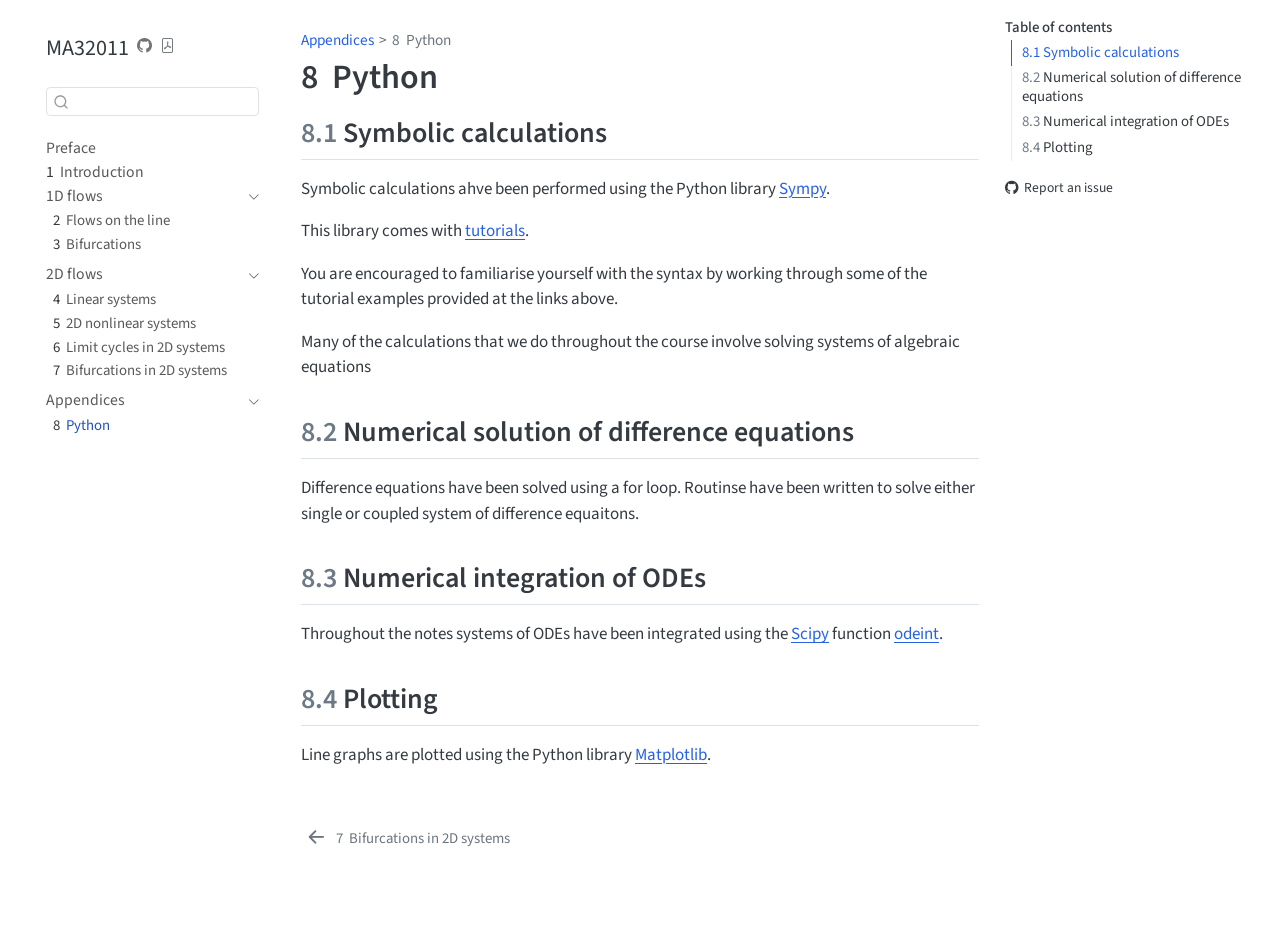
<file: PythonAppendix.html>
<!DOCTYPE html>
<html xmlns="http://www.w3.org/1999/xhtml" lang="en" xml:lang="en"><head>

<meta charset="utf-8">
<meta name="generator" content="quarto-1.7.32">

<meta name="viewport" content="width=device-width, initial-scale=1.0, user-scalable=yes">


<title>8&nbsp; Python – MA32011</title>
<style>
code{white-space: pre-wrap;}
span.smallcaps{font-variant: small-caps;}
div.columns{display: flex; gap: min(4vw, 1.5em);}
div.column{flex: auto; overflow-x: auto;}
div.hanging-indent{margin-left: 1.5em; text-indent: -1.5em;}
ul.task-list{list-style: none;}
ul.task-list li input[type="checkbox"] {
  width: 0.8em;
  margin: 0 0.8em 0.2em -1em; /* quarto-specific, see https://github.com/quarto-dev/quarto-cli/issues/4556 */ 
  vertical-align: middle;
}
</style>


<script src="site_libs/quarto-nav/quarto-nav.js"></script>
<script src="site_libs/quarto-nav/headroom.min.js"></script>
<script src="site_libs/clipboard/clipboard.min.js"></script>
<script src="site_libs/quarto-search/autocomplete.umd.js"></script>
<script src="site_libs/quarto-search/fuse.min.js"></script>
<script src="site_libs/quarto-search/quarto-search.js"></script>
<meta name="quarto:offset" content="./">
<link href="./2DBifurcations.html" rel="prev">
<script src="site_libs/quarto-html/quarto.js" type="module"></script>
<script src="site_libs/quarto-html/tabsets/tabsets.js" type="module"></script>
<script src="site_libs/quarto-html/popper.min.js"></script>
<script src="site_libs/quarto-html/tippy.umd.min.js"></script>
<script src="site_libs/quarto-html/anchor.min.js"></script>
<link href="site_libs/quarto-html/tippy.css" rel="stylesheet">
<link href="site_libs/quarto-html/quarto-syntax-highlighting-37eea08aefeeee20ff55810ff984fec1.css" rel="stylesheet" id="quarto-text-highlighting-styles">
<script src="site_libs/bootstrap/bootstrap.min.js"></script>
<link href="site_libs/bootstrap/bootstrap-icons.css" rel="stylesheet">
<link href="site_libs/bootstrap/bootstrap-485d01fc63b59abcd3ee1bf1e8e2748d.min.css" rel="stylesheet" append-hash="true" id="quarto-bootstrap" data-mode="light">
<link href="site_libs/quarto-contrib/foldbox/foldbox.css" rel="stylesheet">
<script id="quarto-search-options" type="application/json">{
  "location": "sidebar",
  "copy-button": false,
  "collapse-after": 3,
  "panel-placement": "start",
  "type": "textbox",
  "limit": 50,
  "keyboard-shortcut": [
    "f",
    "/",
    "s"
  ],
  "show-item-context": false,
  "language": {
    "search-no-results-text": "No results",
    "search-matching-documents-text": "matching documents",
    "search-copy-link-title": "Copy link to search",
    "search-hide-matches-text": "Hide additional matches",
    "search-more-match-text": "more match in this document",
    "search-more-matches-text": "more matches in this document",
    "search-clear-button-title": "Clear",
    "search-text-placeholder": "",
    "search-detached-cancel-button-title": "Cancel",
    "search-submit-button-title": "Submit",
    "search-label": "Search"
  }
}</script>
<style>
.TODO {
  --color1: #e7b1b4;
  --color2: #8c3236;
}
.Feature {
  --color1: #c0c0c0;
  --color2: #808080;
}
.Definition {
  --color1: #d999d3;
  --color2: #a01793;
}
.Conjecture {
  --color1: #948bde;
  --color2: #584eab;
}
.Proof {
  --color1: #c0c0c0;
  --color2: #808080;
}
.Theorem {
  --color1: #948bde;
  --color2: #584eab;
}
.Corollary {
  --color1: #948bde;
  --color2: #584eab;
}
.Lemma {
  --color1: #948bde;
  --color2: #584eab;
}
.Exercise {
  --color1: #948bde;
  --color2: #584eab;
}
.Solution {
  --color1: #c0c0c0;
  --color2: #808080;
}
.DONE {
  --color1: #cce7b1;
  --color2: #86b754;
}
</style>


</head>

<body class="nav-sidebar floating quarto-light">

<div id="quarto-search-results"></div>
  <header id="quarto-header" class="headroom fixed-top">
  <nav class="quarto-secondary-nav">
    <div class="container-fluid d-flex">
      <button type="button" class="quarto-btn-toggle btn" data-bs-toggle="collapse" role="button" data-bs-target=".quarto-sidebar-collapse-item" aria-controls="quarto-sidebar" aria-expanded="false" aria-label="Toggle sidebar navigation" onclick="if (window.quartoToggleHeadroom) { window.quartoToggleHeadroom(); }">
        <i class="bi bi-layout-text-sidebar-reverse"></i>
      </button>
        <nav class="quarto-page-breadcrumbs" aria-label="breadcrumb"><ol class="breadcrumb"><li class="breadcrumb-item"><a href="./PythonAppendix.html">Appendices</a></li><li class="breadcrumb-item"><a href="./PythonAppendix.html"><span class="chapter-number">8</span>&nbsp; <span class="chapter-title">Python</span></a></li></ol></nav>
        <a class="flex-grow-1" role="navigation" data-bs-toggle="collapse" data-bs-target=".quarto-sidebar-collapse-item" aria-controls="quarto-sidebar" aria-expanded="false" aria-label="Toggle sidebar navigation" onclick="if (window.quartoToggleHeadroom) { window.quartoToggleHeadroom(); }">      
        </a>
      <button type="button" class="btn quarto-search-button" aria-label="Search" onclick="window.quartoOpenSearch();">
        <i class="bi bi-search"></i>
      </button>
    </div>
  </nav>
</header>
<!-- content -->
<div id="quarto-content" class="quarto-container page-columns page-rows-contents page-layout-article">
<!-- sidebar -->
  <nav id="quarto-sidebar" class="sidebar collapse collapse-horizontal quarto-sidebar-collapse-item sidebar-navigation floating overflow-auto">
    <div class="pt-lg-2 mt-2 text-left sidebar-header">
    <div class="sidebar-title mb-0 py-0">
      <a href="./">MA32011</a> 
        <div class="sidebar-tools-main">
    <a href="https://github.com/dundeemath/MA32011/" title="Source Code" class="quarto-navigation-tool px-1" aria-label="Source Code"><i class="bi bi-github"></i></a>
    <a href="./MA32011.pdf" title="Download PDF" class="quarto-navigation-tool px-1" aria-label="Download PDF"><i class="bi bi-file-pdf"></i></a>
</div>
    </div>
      </div>
        <div class="mt-2 flex-shrink-0 align-items-center">
        <div class="sidebar-search">
        <div id="quarto-search" class="" title="Search"></div>
        </div>
        </div>
    <div class="sidebar-menu-container"> 
    <ul class="list-unstyled mt-1">
        <li class="sidebar-item">
  <div class="sidebar-item-container"> 
  <a href="./index.html" class="sidebar-item-text sidebar-link">
 <span class="menu-text">Preface</span></a>
  </div>
</li>
        <li class="sidebar-item">
  <div class="sidebar-item-container"> 
  <a href="./intro.html" class="sidebar-item-text sidebar-link">
 <span class="menu-text"><span class="chapter-number">1</span>&nbsp; <span class="chapter-title">Introduction</span></span></a>
  </div>
</li>
        <li class="sidebar-item sidebar-item-section">
      <div class="sidebar-item-container"> 
            <a class="sidebar-item-text sidebar-link text-start" data-bs-toggle="collapse" data-bs-target="#quarto-sidebar-section-1" role="navigation" aria-expanded="true">
 <span class="menu-text">1D flows</span></a>
          <a class="sidebar-item-toggle text-start" data-bs-toggle="collapse" data-bs-target="#quarto-sidebar-section-1" role="navigation" aria-expanded="true" aria-label="Toggle section">
            <i class="bi bi-chevron-right ms-2"></i>
          </a> 
      </div>
      <ul id="quarto-sidebar-section-1" class="collapse list-unstyled sidebar-section depth1 show">  
          <li class="sidebar-item">
  <div class="sidebar-item-container"> 
  <a href="./1DFlows.html" class="sidebar-item-text sidebar-link">
 <span class="menu-text"><span class="chapter-number">2</span>&nbsp; <span class="chapter-title">Flows on the line</span></span></a>
  </div>
</li>
          <li class="sidebar-item">
  <div class="sidebar-item-container"> 
  <a href="./Bifurcations.html" class="sidebar-item-text sidebar-link">
 <span class="menu-text"><span class="chapter-number">3</span>&nbsp; <span class="chapter-title">Bifurcations</span></span></a>
  </div>
</li>
      </ul>
  </li>
        <li class="sidebar-item sidebar-item-section">
      <div class="sidebar-item-container"> 
            <a class="sidebar-item-text sidebar-link text-start" data-bs-toggle="collapse" data-bs-target="#quarto-sidebar-section-2" role="navigation" aria-expanded="true">
 <span class="menu-text">2D flows</span></a>
          <a class="sidebar-item-toggle text-start" data-bs-toggle="collapse" data-bs-target="#quarto-sidebar-section-2" role="navigation" aria-expanded="true" aria-label="Toggle section">
            <i class="bi bi-chevron-right ms-2"></i>
          </a> 
      </div>
      <ul id="quarto-sidebar-section-2" class="collapse list-unstyled sidebar-section depth1 show">  
          <li class="sidebar-item">
  <div class="sidebar-item-container"> 
  <a href="./2DLinearSystems.html" class="sidebar-item-text sidebar-link">
 <span class="menu-text"><span class="chapter-number">4</span>&nbsp; <span class="chapter-title">Linear systems</span></span></a>
  </div>
</li>
          <li class="sidebar-item">
  <div class="sidebar-item-container"> 
  <a href="./2DNonLinearPhasePlane.html" class="sidebar-item-text sidebar-link">
 <span class="menu-text"><span class="chapter-number">5</span>&nbsp; <span class="chapter-title">2D nonlinear systems</span></span></a>
  </div>
</li>
          <li class="sidebar-item">
  <div class="sidebar-item-container"> 
  <a href="./LimitCycles.html" class="sidebar-item-text sidebar-link">
 <span class="menu-text"><span class="chapter-number">6</span>&nbsp; <span class="chapter-title">Limit cycles in 2D systems</span></span></a>
  </div>
</li>
          <li class="sidebar-item">
  <div class="sidebar-item-container"> 
  <a href="./2DBifurcations.html" class="sidebar-item-text sidebar-link">
 <span class="menu-text"><span class="chapter-number">7</span>&nbsp; <span class="chapter-title">Bifurcations in 2D systems</span></span></a>
  </div>
</li>
      </ul>
  </li>
        <li class="sidebar-item sidebar-item-section">
      <div class="sidebar-item-container"> 
            <a class="sidebar-item-text sidebar-link text-start" data-bs-toggle="collapse" data-bs-target="#quarto-sidebar-section-3" role="navigation" aria-expanded="true">
 <span class="menu-text">Appendices</span></a>
          <a class="sidebar-item-toggle text-start" data-bs-toggle="collapse" data-bs-target="#quarto-sidebar-section-3" role="navigation" aria-expanded="true" aria-label="Toggle section">
            <i class="bi bi-chevron-right ms-2"></i>
          </a> 
      </div>
      <ul id="quarto-sidebar-section-3" class="collapse list-unstyled sidebar-section depth1 show">  
          <li class="sidebar-item">
  <div class="sidebar-item-container"> 
  <a href="./PythonAppendix.html" class="sidebar-item-text sidebar-link active">
 <span class="menu-text"><span class="chapter-number">8</span>&nbsp; <span class="chapter-title">Python</span></span></a>
  </div>
</li>
      </ul>
  </li>
    </ul>
    </div>
</nav>
<div id="quarto-sidebar-glass" class="quarto-sidebar-collapse-item" data-bs-toggle="collapse" data-bs-target=".quarto-sidebar-collapse-item"></div>
<!-- margin-sidebar -->
    <div id="quarto-margin-sidebar" class="sidebar margin-sidebar">
        <nav id="TOC" role="doc-toc" class="toc-active">
    <h2 id="toc-title">Table of contents</h2>
   
  <ul>
  <li><a href="#symbolic-calculations" id="toc-symbolic-calculations" class="nav-link active" data-scroll-target="#symbolic-calculations"><span class="header-section-number">8.1</span> Symbolic calculations</a></li>
  <li><a href="#numerical-solution-of-difference-equations" id="toc-numerical-solution-of-difference-equations" class="nav-link" data-scroll-target="#numerical-solution-of-difference-equations"><span class="header-section-number">8.2</span> Numerical solution of difference equations</a></li>
  <li><a href="#numerical-integration-of-odes" id="toc-numerical-integration-of-odes" class="nav-link" data-scroll-target="#numerical-integration-of-odes"><span class="header-section-number">8.3</span> Numerical integration of ODEs</a></li>
  <li><a href="#plotting" id="toc-plotting" class="nav-link" data-scroll-target="#plotting"><span class="header-section-number">8.4</span> Plotting</a></li>
  </ul>
<div class="toc-actions"><ul><li><a href="https://github.com/dundeemath/MA32011/issues/new" class="toc-action"><i class="bi bi-github"></i>Report an issue</a></li></ul></div></nav>
    </div>
<!-- main -->
<main class="content" id="quarto-document-content">

<header id="title-block-header" class="quarto-title-block default"><nav class="quarto-page-breadcrumbs quarto-title-breadcrumbs d-none d-lg-block" aria-label="breadcrumb"><ol class="breadcrumb"><li class="breadcrumb-item"><a href="./PythonAppendix.html">Appendices</a></li><li class="breadcrumb-item"><a href="./PythonAppendix.html"><span class="chapter-number">8</span>&nbsp; <span class="chapter-title">Python</span></a></li></ol></nav>
<div class="quarto-title">
<h1 class="title"><span class="chapter-number">8</span>&nbsp; <span class="chapter-title">Python</span></h1>
</div>



<div class="quarto-title-meta">

    
  
    
  </div>
  


</header>


<section id="symbolic-calculations" class="level2" data-number="8.1">
<h2 data-number="8.1" class="anchored" data-anchor-id="symbolic-calculations"><span class="header-section-number">8.1</span> Symbolic calculations</h2>
<p>Symbolic calculations ahve been performed using the Python library <a href="https://docs.sympy.org/latest/index.html">Sympy</a>.</p>
<p>This library comes with <a href="https://docs.sympy.org/latest/tutorials/index.html#tutorials">tutorials</a>.</p>
<p>You are encouraged to familiarise yourself with the syntax by working through some of the tutorial examples provided at the links above.</p>
<p>Many of the calculations that we do throughout the course involve solving systems of algebraic equations</p>
</section>
<section id="numerical-solution-of-difference-equations" class="level2" data-number="8.2">
<h2 data-number="8.2" class="anchored" data-anchor-id="numerical-solution-of-difference-equations"><span class="header-section-number">8.2</span> Numerical solution of difference equations</h2>
<p>Difference equations have been solved using a for loop. Routinse have been written to solve either single or coupled system of difference equaitons.</p>
</section>
<section id="numerical-integration-of-odes" class="level2" data-number="8.3">
<h2 data-number="8.3" class="anchored" data-anchor-id="numerical-integration-of-odes"><span class="header-section-number">8.3</span> Numerical integration of ODEs</h2>
<p>Throughout the notes systems of ODEs have been integrated using the <a href="https://scipython.com">Scipy</a> function <a href="https://docs.scipy.org/doc/scipy/reference/generated/scipy.integrate.odeint.html">odeint</a>.</p>
</section>
<section id="plotting" class="level2" data-number="8.4">
<h2 data-number="8.4" class="anchored" data-anchor-id="plotting"><span class="header-section-number">8.4</span> Plotting</h2>
<p>Line graphs are plotted using the Python library <a href="https://matplotlib.org">Matplotlib</a>.</p>


</section>

</main> <!-- /main -->
<script id="quarto-html-after-body" type="application/javascript">
  window.document.addEventListener("DOMContentLoaded", function (event) {
    const icon = "";
    const anchorJS = new window.AnchorJS();
    anchorJS.options = {
      placement: 'right',
      icon: icon
    };
    anchorJS.add('.anchored');
    const isCodeAnnotation = (el) => {
      for (const clz of el.classList) {
        if (clz.startsWith('code-annotation-')) {                     
          return true;
        }
      }
      return false;
    }
    const onCopySuccess = function(e) {
      // button target
      const button = e.trigger;
      // don't keep focus
      button.blur();
      // flash "checked"
      button.classList.add('code-copy-button-checked');
      var currentTitle = button.getAttribute("title");
      button.setAttribute("title", "Copied!");
      let tooltip;
      if (window.bootstrap) {
        button.setAttribute("data-bs-toggle", "tooltip");
        button.setAttribute("data-bs-placement", "left");
        button.setAttribute("data-bs-title", "Copied!");
        tooltip = new bootstrap.Tooltip(button, 
          { trigger: "manual", 
            customClass: "code-copy-button-tooltip",
            offset: [0, -8]});
        tooltip.show();    
      }
      setTimeout(function() {
        if (tooltip) {
          tooltip.hide();
          button.removeAttribute("data-bs-title");
          button.removeAttribute("data-bs-toggle");
          button.removeAttribute("data-bs-placement");
        }
        button.setAttribute("title", currentTitle);
        button.classList.remove('code-copy-button-checked');
      }, 1000);
      // clear code selection
      e.clearSelection();
    }
    const getTextToCopy = function(trigger) {
        const codeEl = trigger.previousElementSibling.cloneNode(true);
        for (const childEl of codeEl.children) {
          if (isCodeAnnotation(childEl)) {
            childEl.remove();
          }
        }
        return codeEl.innerText;
    }
    const clipboard = new window.ClipboardJS('.code-copy-button:not([data-in-quarto-modal])', {
      text: getTextToCopy
    });
    clipboard.on('success', onCopySuccess);
    if (window.document.getElementById('quarto-embedded-source-code-modal')) {
      const clipboardModal = new window.ClipboardJS('.code-copy-button[data-in-quarto-modal]', {
        text: getTextToCopy,
        container: window.document.getElementById('quarto-embedded-source-code-modal')
      });
      clipboardModal.on('success', onCopySuccess);
    }
      var localhostRegex = new RegExp(/^(?:http|https):\/\/localhost\:?[0-9]*\//);
      var mailtoRegex = new RegExp(/^mailto:/);
        var filterRegex = new RegExp('/' + window.location.host + '/');
      var isInternal = (href) => {
          return filterRegex.test(href) || localhostRegex.test(href) || mailtoRegex.test(href);
      }
      // Inspect non-navigation links and adorn them if external
     var links = window.document.querySelectorAll('a[href]:not(.nav-link):not(.navbar-brand):not(.toc-action):not(.sidebar-link):not(.sidebar-item-toggle):not(.pagination-link):not(.no-external):not([aria-hidden]):not(.dropdown-item):not(.quarto-navigation-tool):not(.about-link)');
      for (var i=0; i<links.length; i++) {
        const link = links[i];
        if (!isInternal(link.href)) {
          // undo the damage that might have been done by quarto-nav.js in the case of
          // links that we want to consider external
          if (link.dataset.originalHref !== undefined) {
            link.href = link.dataset.originalHref;
          }
        }
      }
    function tippyHover(el, contentFn, onTriggerFn, onUntriggerFn) {
      const config = {
        allowHTML: true,
        maxWidth: 500,
        delay: 100,
        arrow: false,
        appendTo: function(el) {
            return el.parentElement;
        },
        interactive: true,
        interactiveBorder: 10,
        theme: 'quarto',
        placement: 'bottom-start',
      };
      if (contentFn) {
        config.content = contentFn;
      }
      if (onTriggerFn) {
        config.onTrigger = onTriggerFn;
      }
      if (onUntriggerFn) {
        config.onUntrigger = onUntriggerFn;
      }
      window.tippy(el, config); 
    }
    const noterefs = window.document.querySelectorAll('a[role="doc-noteref"]');
    for (var i=0; i<noterefs.length; i++) {
      const ref = noterefs[i];
      tippyHover(ref, function() {
        // use id or data attribute instead here
        let href = ref.getAttribute('data-footnote-href') || ref.getAttribute('href');
        try { href = new URL(href).hash; } catch {}
        const id = href.replace(/^#\/?/, "");
        const note = window.document.getElementById(id);
        if (note) {
          return note.innerHTML;
        } else {
          return "";
        }
      });
    }
    const xrefs = window.document.querySelectorAll('a.quarto-xref');
    const processXRef = (id, note) => {
      // Strip column container classes
      const stripColumnClz = (el) => {
        el.classList.remove("page-full", "page-columns");
        if (el.children) {
          for (const child of el.children) {
            stripColumnClz(child);
          }
        }
      }
      stripColumnClz(note)
      if (id === null || id.startsWith('sec-')) {
        // Special case sections, only their first couple elements
        const container = document.createElement("div");
        if (note.children && note.children.length > 2) {
          container.appendChild(note.children[0].cloneNode(true));
          for (let i = 1; i < note.children.length; i++) {
            const child = note.children[i];
            if (child.tagName === "P" && child.innerText === "") {
              continue;
            } else {
              container.appendChild(child.cloneNode(true));
              break;
            }
          }
          if (window.Quarto?.typesetMath) {
            window.Quarto.typesetMath(container);
          }
          return container.innerHTML
        } else {
          if (window.Quarto?.typesetMath) {
            window.Quarto.typesetMath(note);
          }
          return note.innerHTML;
        }
      } else {
        // Remove any anchor links if they are present
        const anchorLink = note.querySelector('a.anchorjs-link');
        if (anchorLink) {
          anchorLink.remove();
        }
        if (window.Quarto?.typesetMath) {
          window.Quarto.typesetMath(note);
        }
        if (note.classList.contains("callout")) {
          return note.outerHTML;
        } else {
          return note.innerHTML;
        }
      }
    }
    for (var i=0; i<xrefs.length; i++) {
      const xref = xrefs[i];
      tippyHover(xref, undefined, function(instance) {
        instance.disable();
        let url = xref.getAttribute('href');
        let hash = undefined; 
        if (url.startsWith('#')) {
          hash = url;
        } else {
          try { hash = new URL(url).hash; } catch {}
        }
        if (hash) {
          const id = hash.replace(/^#\/?/, "");
          const note = window.document.getElementById(id);
          if (note !== null) {
            try {
              const html = processXRef(id, note.cloneNode(true));
              instance.setContent(html);
            } finally {
              instance.enable();
              instance.show();
            }
          } else {
            // See if we can fetch this
            fetch(url.split('#')[0])
            .then(res => res.text())
            .then(html => {
              const parser = new DOMParser();
              const htmlDoc = parser.parseFromString(html, "text/html");
              const note = htmlDoc.getElementById(id);
              if (note !== null) {
                const html = processXRef(id, note);
                instance.setContent(html);
              } 
            }).finally(() => {
              instance.enable();
              instance.show();
            });
          }
        } else {
          // See if we can fetch a full url (with no hash to target)
          // This is a special case and we should probably do some content thinning / targeting
          fetch(url)
          .then(res => res.text())
          .then(html => {
            const parser = new DOMParser();
            const htmlDoc = parser.parseFromString(html, "text/html");
            const note = htmlDoc.querySelector('main.content');
            if (note !== null) {
              // This should only happen for chapter cross references
              // (since there is no id in the URL)
              // remove the first header
              if (note.children.length > 0 && note.children[0].tagName === "HEADER") {
                note.children[0].remove();
              }
              const html = processXRef(null, note);
              instance.setContent(html);
            } 
          }).finally(() => {
            instance.enable();
            instance.show();
          });
        }
      }, function(instance) {
      });
    }
        let selectedAnnoteEl;
        const selectorForAnnotation = ( cell, annotation) => {
          let cellAttr = 'data-code-cell="' + cell + '"';
          let lineAttr = 'data-code-annotation="' +  annotation + '"';
          const selector = 'span[' + cellAttr + '][' + lineAttr + ']';
          return selector;
        }
        const selectCodeLines = (annoteEl) => {
          const doc = window.document;
          const targetCell = annoteEl.getAttribute("data-target-cell");
          const targetAnnotation = annoteEl.getAttribute("data-target-annotation");
          const annoteSpan = window.document.querySelector(selectorForAnnotation(targetCell, targetAnnotation));
          const lines = annoteSpan.getAttribute("data-code-lines").split(",");
          const lineIds = lines.map((line) => {
            return targetCell + "-" + line;
          })
          let top = null;
          let height = null;
          let parent = null;
          if (lineIds.length > 0) {
              //compute the position of the single el (top and bottom and make a div)
              const el = window.document.getElementById(lineIds[0]);
              top = el.offsetTop;
              height = el.offsetHeight;
              parent = el.parentElement.parentElement;
            if (lineIds.length > 1) {
              const lastEl = window.document.getElementById(lineIds[lineIds.length - 1]);
              const bottom = lastEl.offsetTop + lastEl.offsetHeight;
              height = bottom - top;
            }
            if (top !== null && height !== null && parent !== null) {
              // cook up a div (if necessary) and position it 
              let div = window.document.getElementById("code-annotation-line-highlight");
              if (div === null) {
                div = window.document.createElement("div");
                div.setAttribute("id", "code-annotation-line-highlight");
                div.style.position = 'absolute';
                parent.appendChild(div);
              }
              div.style.top = top - 2 + "px";
              div.style.height = height + 4 + "px";
              div.style.left = 0;
              let gutterDiv = window.document.getElementById("code-annotation-line-highlight-gutter");
              if (gutterDiv === null) {
                gutterDiv = window.document.createElement("div");
                gutterDiv.setAttribute("id", "code-annotation-line-highlight-gutter");
                gutterDiv.style.position = 'absolute';
                const codeCell = window.document.getElementById(targetCell);
                const gutter = codeCell.querySelector('.code-annotation-gutter');
                gutter.appendChild(gutterDiv);
              }
              gutterDiv.style.top = top - 2 + "px";
              gutterDiv.style.height = height + 4 + "px";
            }
            selectedAnnoteEl = annoteEl;
          }
        };
        const unselectCodeLines = () => {
          const elementsIds = ["code-annotation-line-highlight", "code-annotation-line-highlight-gutter"];
          elementsIds.forEach((elId) => {
            const div = window.document.getElementById(elId);
            if (div) {
              div.remove();
            }
          });
          selectedAnnoteEl = undefined;
        };
          // Handle positioning of the toggle
      window.addEventListener(
        "resize",
        throttle(() => {
          elRect = undefined;
          if (selectedAnnoteEl) {
            selectCodeLines(selectedAnnoteEl);
          }
        }, 10)
      );
      function throttle(fn, ms) {
      let throttle = false;
      let timer;
        return (...args) => {
          if(!throttle) { // first call gets through
              fn.apply(this, args);
              throttle = true;
          } else { // all the others get throttled
              if(timer) clearTimeout(timer); // cancel #2
              timer = setTimeout(() => {
                fn.apply(this, args);
                timer = throttle = false;
              }, ms);
          }
        };
      }
        // Attach click handler to the DT
        const annoteDls = window.document.querySelectorAll('dt[data-target-cell]');
        for (const annoteDlNode of annoteDls) {
          annoteDlNode.addEventListener('click', (event) => {
            const clickedEl = event.target;
            if (clickedEl !== selectedAnnoteEl) {
              unselectCodeLines();
              const activeEl = window.document.querySelector('dt[data-target-cell].code-annotation-active');
              if (activeEl) {
                activeEl.classList.remove('code-annotation-active');
              }
              selectCodeLines(clickedEl);
              clickedEl.classList.add('code-annotation-active');
            } else {
              // Unselect the line
              unselectCodeLines();
              clickedEl.classList.remove('code-annotation-active');
            }
          });
        }
    const findCites = (el) => {
      const parentEl = el.parentElement;
      if (parentEl) {
        const cites = parentEl.dataset.cites;
        if (cites) {
          return {
            el,
            cites: cites.split(' ')
          };
        } else {
          return findCites(el.parentElement)
        }
      } else {
        return undefined;
      }
    };
    var bibliorefs = window.document.querySelectorAll('a[role="doc-biblioref"]');
    for (var i=0; i<bibliorefs.length; i++) {
      const ref = bibliorefs[i];
      const citeInfo = findCites(ref);
      if (citeInfo) {
        tippyHover(citeInfo.el, function() {
          var popup = window.document.createElement('div');
          citeInfo.cites.forEach(function(cite) {
            var citeDiv = window.document.createElement('div');
            citeDiv.classList.add('hanging-indent');
            citeDiv.classList.add('csl-entry');
            var biblioDiv = window.document.getElementById('ref-' + cite);
            if (biblioDiv) {
              citeDiv.innerHTML = biblioDiv.innerHTML;
            }
            popup.appendChild(citeDiv);
          });
          return popup.innerHTML;
        });
      }
    }
  });
  </script>
<nav class="page-navigation">
  <div class="nav-page nav-page-previous">
      <a href="./2DBifurcations.html" class="pagination-link" aria-label="Bifurcations in 2D systems">
        <i class="bi bi-arrow-left-short"></i> <span class="nav-page-text"><span class="chapter-number">7</span>&nbsp; <span class="chapter-title">Bifurcations in 2D systems</span></span>
      </a>          
  </div>
  <div class="nav-page nav-page-next">
  </div>
</nav>
</div> <!-- /content -->




<footer class="footer"><div class="nav-footer"><div class="nav-footer-center"><div class="toc-actions d-sm-block d-md-none"><ul><li><a href="https://github.com/dundeemath/MA32011/issues/new" class="toc-action"><i class="bi bi-github"></i>Report an issue</a></li></ul></div></div></div></footer></body></html>
</file>
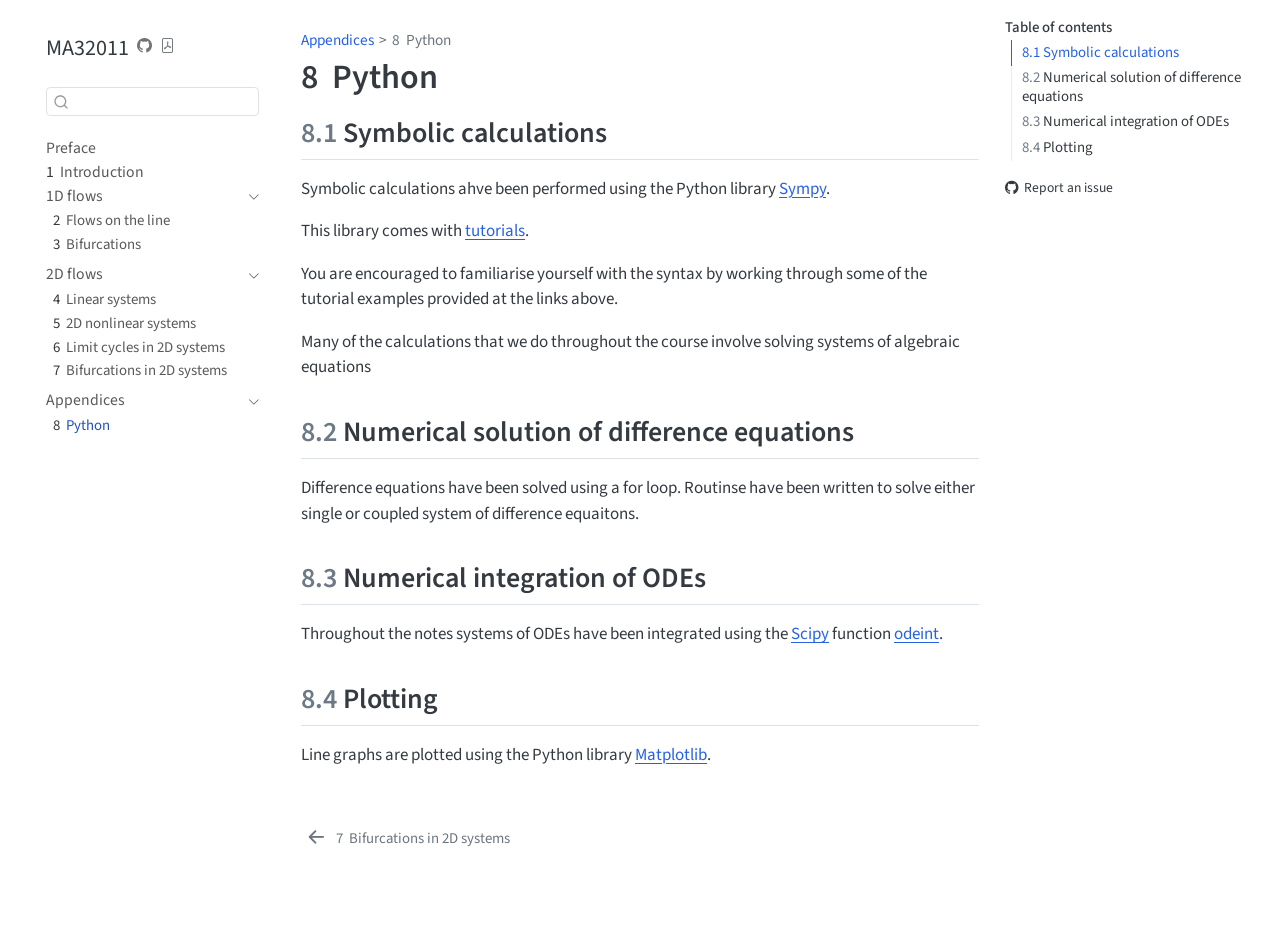
<file: docs/PythonAppendix.html>
<!DOCTYPE html>
<html xmlns="http://www.w3.org/1999/xhtml" lang="en" xml:lang="en"><head>

<meta charset="utf-8">
<meta name="generator" content="quarto-1.7.32">

<meta name="viewport" content="width=device-width, initial-scale=1.0, user-scalable=yes">


<title>8&nbsp; Python – MA32011</title>
<style>
code{white-space: pre-wrap;}
span.smallcaps{font-variant: small-caps;}
div.columns{display: flex; gap: min(4vw, 1.5em);}
div.column{flex: auto; overflow-x: auto;}
div.hanging-indent{margin-left: 1.5em; text-indent: -1.5em;}
ul.task-list{list-style: none;}
ul.task-list li input[type="checkbox"] {
  width: 0.8em;
  margin: 0 0.8em 0.2em -1em; /* quarto-specific, see https://github.com/quarto-dev/quarto-cli/issues/4556 */ 
  vertical-align: middle;
}
</style>


<script src="site_libs/quarto-nav/quarto-nav.js"></script>
<script src="site_libs/quarto-nav/headroom.min.js"></script>
<script src="site_libs/clipboard/clipboard.min.js"></script>
<script src="site_libs/quarto-search/autocomplete.umd.js"></script>
<script src="site_libs/quarto-search/fuse.min.js"></script>
<script src="site_libs/quarto-search/quarto-search.js"></script>
<meta name="quarto:offset" content="./">
<link href="./2DBifurcations.html" rel="prev">
<script src="site_libs/quarto-html/quarto.js" type="module"></script>
<script src="site_libs/quarto-html/tabsets/tabsets.js" type="module"></script>
<script src="site_libs/quarto-html/popper.min.js"></script>
<script src="site_libs/quarto-html/tippy.umd.min.js"></script>
<script src="site_libs/quarto-html/anchor.min.js"></script>
<link href="site_libs/quarto-html/tippy.css" rel="stylesheet">
<link href="site_libs/quarto-html/quarto-syntax-highlighting-37eea08aefeeee20ff55810ff984fec1.css" rel="stylesheet" id="quarto-text-highlighting-styles">
<script src="site_libs/bootstrap/bootstrap.min.js"></script>
<link href="site_libs/bootstrap/bootstrap-icons.css" rel="stylesheet">
<link href="site_libs/bootstrap/bootstrap-485d01fc63b59abcd3ee1bf1e8e2748d.min.css" rel="stylesheet" append-hash="true" id="quarto-bootstrap" data-mode="light">
<link href="site_libs/quarto-contrib/foldbox/foldbox.css" rel="stylesheet">
<script id="quarto-search-options" type="application/json">{
  "location": "sidebar",
  "copy-button": false,
  "collapse-after": 3,
  "panel-placement": "start",
  "type": "textbox",
  "limit": 50,
  "keyboard-shortcut": [
    "f",
    "/",
    "s"
  ],
  "show-item-context": false,
  "language": {
    "search-no-results-text": "No results",
    "search-matching-documents-text": "matching documents",
    "search-copy-link-title": "Copy link to search",
    "search-hide-matches-text": "Hide additional matches",
    "search-more-match-text": "more match in this document",
    "search-more-matches-text": "more matches in this document",
    "search-clear-button-title": "Clear",
    "search-text-placeholder": "",
    "search-detached-cancel-button-title": "Cancel",
    "search-submit-button-title": "Submit",
    "search-label": "Search"
  }
}</script>
<style>
.Solution {
  --color1: #c0c0c0;
  --color2: #808080;
}
.Corollary {
  --color1: #948bde;
  --color2: #584eab;
}
.Theorem {
  --color1: #948bde;
  --color2: #584eab;
}
.Lemma {
  --color1: #948bde;
  --color2: #584eab;
}
.Conjecture {
  --color1: #948bde;
  --color2: #584eab;
}
.Exercise {
  --color1: #948bde;
  --color2: #584eab;
}
.Feature {
  --color1: #c0c0c0;
  --color2: #808080;
}
.Definition {
  --color1: #d999d3;
  --color2: #a01793;
}
.Proof {
  --color1: #c0c0c0;
  --color2: #808080;
}
.TODO {
  --color1: #e7b1b4;
  --color2: #8c3236;
}
.DONE {
  --color1: #cce7b1;
  --color2: #86b754;
}
</style>


</head>

<body class="nav-sidebar floating quarto-light">

<div id="quarto-search-results"></div>
  <header id="quarto-header" class="headroom fixed-top">
  <nav class="quarto-secondary-nav">
    <div class="container-fluid d-flex">
      <button type="button" class="quarto-btn-toggle btn" data-bs-toggle="collapse" role="button" data-bs-target=".quarto-sidebar-collapse-item" aria-controls="quarto-sidebar" aria-expanded="false" aria-label="Toggle sidebar navigation" onclick="if (window.quartoToggleHeadroom) { window.quartoToggleHeadroom(); }">
        <i class="bi bi-layout-text-sidebar-reverse"></i>
      </button>
        <nav class="quarto-page-breadcrumbs" aria-label="breadcrumb"><ol class="breadcrumb"><li class="breadcrumb-item"><a href="./PythonAppendix.html">Appendices</a></li><li class="breadcrumb-item"><a href="./PythonAppendix.html"><span class="chapter-number">8</span>&nbsp; <span class="chapter-title">Python</span></a></li></ol></nav>
        <a class="flex-grow-1" role="navigation" data-bs-toggle="collapse" data-bs-target=".quarto-sidebar-collapse-item" aria-controls="quarto-sidebar" aria-expanded="false" aria-label="Toggle sidebar navigation" onclick="if (window.quartoToggleHeadroom) { window.quartoToggleHeadroom(); }">      
        </a>
      <button type="button" class="btn quarto-search-button" aria-label="Search" onclick="window.quartoOpenSearch();">
        <i class="bi bi-search"></i>
      </button>
    </div>
  </nav>
</header>
<!-- content -->
<div id="quarto-content" class="quarto-container page-columns page-rows-contents page-layout-article">
<!-- sidebar -->
  <nav id="quarto-sidebar" class="sidebar collapse collapse-horizontal quarto-sidebar-collapse-item sidebar-navigation floating overflow-auto">
    <div class="pt-lg-2 mt-2 text-left sidebar-header">
    <div class="sidebar-title mb-0 py-0">
      <a href="./">MA32011</a> 
        <div class="sidebar-tools-main">
    <a href="https://github.com/dundeemath/MA32011/" title="Source Code" class="quarto-navigation-tool px-1" aria-label="Source Code"><i class="bi bi-github"></i></a>
    <a href="./MA32011.pdf" title="Download PDF" class="quarto-navigation-tool px-1" aria-label="Download PDF"><i class="bi bi-file-pdf"></i></a>
</div>
    </div>
      </div>
        <div class="mt-2 flex-shrink-0 align-items-center">
        <div class="sidebar-search">
        <div id="quarto-search" class="" title="Search"></div>
        </div>
        </div>
    <div class="sidebar-menu-container"> 
    <ul class="list-unstyled mt-1">
        <li class="sidebar-item">
  <div class="sidebar-item-container"> 
  <a href="./index.html" class="sidebar-item-text sidebar-link">
 <span class="menu-text">Preface</span></a>
  </div>
</li>
        <li class="sidebar-item">
  <div class="sidebar-item-container"> 
  <a href="./intro.html" class="sidebar-item-text sidebar-link">
 <span class="menu-text"><span class="chapter-number">1</span>&nbsp; <span class="chapter-title">Introduction</span></span></a>
  </div>
</li>
        <li class="sidebar-item sidebar-item-section">
      <div class="sidebar-item-container"> 
            <a class="sidebar-item-text sidebar-link text-start" data-bs-toggle="collapse" data-bs-target="#quarto-sidebar-section-1" role="navigation" aria-expanded="true">
 <span class="menu-text">1D flows</span></a>
          <a class="sidebar-item-toggle text-start" data-bs-toggle="collapse" data-bs-target="#quarto-sidebar-section-1" role="navigation" aria-expanded="true" aria-label="Toggle section">
            <i class="bi bi-chevron-right ms-2"></i>
          </a> 
      </div>
      <ul id="quarto-sidebar-section-1" class="collapse list-unstyled sidebar-section depth1 show">  
          <li class="sidebar-item">
  <div class="sidebar-item-container"> 
  <a href="./1DFlows.html" class="sidebar-item-text sidebar-link">
 <span class="menu-text"><span class="chapter-number">2</span>&nbsp; <span class="chapter-title">Flows on the line</span></span></a>
  </div>
</li>
          <li class="sidebar-item">
  <div class="sidebar-item-container"> 
  <a href="./Bifurcations.html" class="sidebar-item-text sidebar-link">
 <span class="menu-text"><span class="chapter-number">3</span>&nbsp; <span class="chapter-title">Bifurcations</span></span></a>
  </div>
</li>
      </ul>
  </li>
        <li class="sidebar-item sidebar-item-section">
      <div class="sidebar-item-container"> 
            <a class="sidebar-item-text sidebar-link text-start" data-bs-toggle="collapse" data-bs-target="#quarto-sidebar-section-2" role="navigation" aria-expanded="true">
 <span class="menu-text">2D flows</span></a>
          <a class="sidebar-item-toggle text-start" data-bs-toggle="collapse" data-bs-target="#quarto-sidebar-section-2" role="navigation" aria-expanded="true" aria-label="Toggle section">
            <i class="bi bi-chevron-right ms-2"></i>
          </a> 
      </div>
      <ul id="quarto-sidebar-section-2" class="collapse list-unstyled sidebar-section depth1 show">  
          <li class="sidebar-item">
  <div class="sidebar-item-container"> 
  <a href="./2DLinearSystems.html" class="sidebar-item-text sidebar-link">
 <span class="menu-text"><span class="chapter-number">4</span>&nbsp; <span class="chapter-title">Linear systems</span></span></a>
  </div>
</li>
          <li class="sidebar-item">
  <div class="sidebar-item-container"> 
  <a href="./2DNonLinearPhasePlane.html" class="sidebar-item-text sidebar-link">
 <span class="menu-text"><span class="chapter-number">5</span>&nbsp; <span class="chapter-title">2D nonlinear systems</span></span></a>
  </div>
</li>
          <li class="sidebar-item">
  <div class="sidebar-item-container"> 
  <a href="./LimitCycles.html" class="sidebar-item-text sidebar-link">
 <span class="menu-text"><span class="chapter-number">6</span>&nbsp; <span class="chapter-title">Limit cycles in 2D systems</span></span></a>
  </div>
</li>
          <li class="sidebar-item">
  <div class="sidebar-item-container"> 
  <a href="./2DBifurcations.html" class="sidebar-item-text sidebar-link">
 <span class="menu-text"><span class="chapter-number">7</span>&nbsp; <span class="chapter-title">Bifurcations in 2D systems</span></span></a>
  </div>
</li>
      </ul>
  </li>
        <li class="sidebar-item sidebar-item-section">
      <div class="sidebar-item-container"> 
            <a class="sidebar-item-text sidebar-link text-start" data-bs-toggle="collapse" data-bs-target="#quarto-sidebar-section-3" role="navigation" aria-expanded="true">
 <span class="menu-text">Appendices</span></a>
          <a class="sidebar-item-toggle text-start" data-bs-toggle="collapse" data-bs-target="#quarto-sidebar-section-3" role="navigation" aria-expanded="true" aria-label="Toggle section">
            <i class="bi bi-chevron-right ms-2"></i>
          </a> 
      </div>
      <ul id="quarto-sidebar-section-3" class="collapse list-unstyled sidebar-section depth1 show">  
          <li class="sidebar-item">
  <div class="sidebar-item-container"> 
  <a href="./PythonAppendix.html" class="sidebar-item-text sidebar-link active">
 <span class="menu-text"><span class="chapter-number">8</span>&nbsp; <span class="chapter-title">Python</span></span></a>
  </div>
</li>
      </ul>
  </li>
    </ul>
    </div>
</nav>
<div id="quarto-sidebar-glass" class="quarto-sidebar-collapse-item" data-bs-toggle="collapse" data-bs-target=".quarto-sidebar-collapse-item"></div>
<!-- margin-sidebar -->
    <div id="quarto-margin-sidebar" class="sidebar margin-sidebar">
        <nav id="TOC" role="doc-toc" class="toc-active">
    <h2 id="toc-title">Table of contents</h2>
   
  <ul>
  <li><a href="#symbolic-calculations" id="toc-symbolic-calculations" class="nav-link active" data-scroll-target="#symbolic-calculations"><span class="header-section-number">8.1</span> Symbolic calculations</a></li>
  <li><a href="#numerical-solution-of-difference-equations" id="toc-numerical-solution-of-difference-equations" class="nav-link" data-scroll-target="#numerical-solution-of-difference-equations"><span class="header-section-number">8.2</span> Numerical solution of difference equations</a></li>
  <li><a href="#numerical-integration-of-odes" id="toc-numerical-integration-of-odes" class="nav-link" data-scroll-target="#numerical-integration-of-odes"><span class="header-section-number">8.3</span> Numerical integration of ODEs</a></li>
  <li><a href="#plotting" id="toc-plotting" class="nav-link" data-scroll-target="#plotting"><span class="header-section-number">8.4</span> Plotting</a></li>
  </ul>
<div class="toc-actions"><ul><li><a href="https://github.com/dundeemath/MA32011/issues/new" class="toc-action"><i class="bi bi-github"></i>Report an issue</a></li></ul></div></nav>
    </div>
<!-- main -->
<main class="content" id="quarto-document-content">

<header id="title-block-header" class="quarto-title-block default"><nav class="quarto-page-breadcrumbs quarto-title-breadcrumbs d-none d-lg-block" aria-label="breadcrumb"><ol class="breadcrumb"><li class="breadcrumb-item"><a href="./PythonAppendix.html">Appendices</a></li><li class="breadcrumb-item"><a href="./PythonAppendix.html"><span class="chapter-number">8</span>&nbsp; <span class="chapter-title">Python</span></a></li></ol></nav>
<div class="quarto-title">
<h1 class="title"><span class="chapter-number">8</span>&nbsp; <span class="chapter-title">Python</span></h1>
</div>



<div class="quarto-title-meta">

    
  
    
  </div>
  


</header>


<section id="symbolic-calculations" class="level2" data-number="8.1">
<h2 data-number="8.1" class="anchored" data-anchor-id="symbolic-calculations"><span class="header-section-number">8.1</span> Symbolic calculations</h2>
<p>Symbolic calculations ahve been performed using the Python library <a href="https://docs.sympy.org/latest/index.html">Sympy</a>.</p>
<p>This library comes with <a href="https://docs.sympy.org/latest/tutorials/index.html#tutorials">tutorials</a>.</p>
<p>You are encouraged to familiarise yourself with the syntax by working through some of the tutorial examples provided at the links above.</p>
<p>Many of the calculations that we do throughout the course involve solving systems of algebraic equations</p>
</section>
<section id="numerical-solution-of-difference-equations" class="level2" data-number="8.2">
<h2 data-number="8.2" class="anchored" data-anchor-id="numerical-solution-of-difference-equations"><span class="header-section-number">8.2</span> Numerical solution of difference equations</h2>
<p>Difference equations have been solved using a for loop. Routinse have been written to solve either single or coupled system of difference equaitons.</p>
</section>
<section id="numerical-integration-of-odes" class="level2" data-number="8.3">
<h2 data-number="8.3" class="anchored" data-anchor-id="numerical-integration-of-odes"><span class="header-section-number">8.3</span> Numerical integration of ODEs</h2>
<p>Throughout the notes systems of ODEs have been integrated using the <a href="https://scipython.com">Scipy</a> function <a href="https://docs.scipy.org/doc/scipy/reference/generated/scipy.integrate.odeint.html">odeint</a>.</p>
</section>
<section id="plotting" class="level2" data-number="8.4">
<h2 data-number="8.4" class="anchored" data-anchor-id="plotting"><span class="header-section-number">8.4</span> Plotting</h2>
<p>Line graphs are plotted using the Python library <a href="https://matplotlib.org">Matplotlib</a>.</p>


</section>

</main> <!-- /main -->
<script id="quarto-html-after-body" type="application/javascript">
  window.document.addEventListener("DOMContentLoaded", function (event) {
    const icon = "";
    const anchorJS = new window.AnchorJS();
    anchorJS.options = {
      placement: 'right',
      icon: icon
    };
    anchorJS.add('.anchored');
    const isCodeAnnotation = (el) => {
      for (const clz of el.classList) {
        if (clz.startsWith('code-annotation-')) {                     
          return true;
        }
      }
      return false;
    }
    const onCopySuccess = function(e) {
      // button target
      const button = e.trigger;
      // don't keep focus
      button.blur();
      // flash "checked"
      button.classList.add('code-copy-button-checked');
      var currentTitle = button.getAttribute("title");
      button.setAttribute("title", "Copied!");
      let tooltip;
      if (window.bootstrap) {
        button.setAttribute("data-bs-toggle", "tooltip");
        button.setAttribute("data-bs-placement", "left");
        button.setAttribute("data-bs-title", "Copied!");
        tooltip = new bootstrap.Tooltip(button, 
          { trigger: "manual", 
            customClass: "code-copy-button-tooltip",
            offset: [0, -8]});
        tooltip.show();    
      }
      setTimeout(function() {
        if (tooltip) {
          tooltip.hide();
          button.removeAttribute("data-bs-title");
          button.removeAttribute("data-bs-toggle");
          button.removeAttribute("data-bs-placement");
        }
        button.setAttribute("title", currentTitle);
        button.classList.remove('code-copy-button-checked');
      }, 1000);
      // clear code selection
      e.clearSelection();
    }
    const getTextToCopy = function(trigger) {
        const codeEl = trigger.previousElementSibling.cloneNode(true);
        for (const childEl of codeEl.children) {
          if (isCodeAnnotation(childEl)) {
            childEl.remove();
          }
        }
        return codeEl.innerText;
    }
    const clipboard = new window.ClipboardJS('.code-copy-button:not([data-in-quarto-modal])', {
      text: getTextToCopy
    });
    clipboard.on('success', onCopySuccess);
    if (window.document.getElementById('quarto-embedded-source-code-modal')) {
      const clipboardModal = new window.ClipboardJS('.code-copy-button[data-in-quarto-modal]', {
        text: getTextToCopy,
        container: window.document.getElementById('quarto-embedded-source-code-modal')
      });
      clipboardModal.on('success', onCopySuccess);
    }
      var localhostRegex = new RegExp(/^(?:http|https):\/\/localhost\:?[0-9]*\//);
      var mailtoRegex = new RegExp(/^mailto:/);
        var filterRegex = new RegExp('/' + window.location.host + '/');
      var isInternal = (href) => {
          return filterRegex.test(href) || localhostRegex.test(href) || mailtoRegex.test(href);
      }
      // Inspect non-navigation links and adorn them if external
     var links = window.document.querySelectorAll('a[href]:not(.nav-link):not(.navbar-brand):not(.toc-action):not(.sidebar-link):not(.sidebar-item-toggle):not(.pagination-link):not(.no-external):not([aria-hidden]):not(.dropdown-item):not(.quarto-navigation-tool):not(.about-link)');
      for (var i=0; i<links.length; i++) {
        const link = links[i];
        if (!isInternal(link.href)) {
          // undo the damage that might have been done by quarto-nav.js in the case of
          // links that we want to consider external
          if (link.dataset.originalHref !== undefined) {
            link.href = link.dataset.originalHref;
          }
        }
      }
    function tippyHover(el, contentFn, onTriggerFn, onUntriggerFn) {
      const config = {
        allowHTML: true,
        maxWidth: 500,
        delay: 100,
        arrow: false,
        appendTo: function(el) {
            return el.parentElement;
        },
        interactive: true,
        interactiveBorder: 10,
        theme: 'quarto',
        placement: 'bottom-start',
      };
      if (contentFn) {
        config.content = contentFn;
      }
      if (onTriggerFn) {
        config.onTrigger = onTriggerFn;
      }
      if (onUntriggerFn) {
        config.onUntrigger = onUntriggerFn;
      }
      window.tippy(el, config); 
    }
    const noterefs = window.document.querySelectorAll('a[role="doc-noteref"]');
    for (var i=0; i<noterefs.length; i++) {
      const ref = noterefs[i];
      tippyHover(ref, function() {
        // use id or data attribute instead here
        let href = ref.getAttribute('data-footnote-href') || ref.getAttribute('href');
        try { href = new URL(href).hash; } catch {}
        const id = href.replace(/^#\/?/, "");
        const note = window.document.getElementById(id);
        if (note) {
          return note.innerHTML;
        } else {
          return "";
        }
      });
    }
    const xrefs = window.document.querySelectorAll('a.quarto-xref');
    const processXRef = (id, note) => {
      // Strip column container classes
      const stripColumnClz = (el) => {
        el.classList.remove("page-full", "page-columns");
        if (el.children) {
          for (const child of el.children) {
            stripColumnClz(child);
          }
        }
      }
      stripColumnClz(note)
      if (id === null || id.startsWith('sec-')) {
        // Special case sections, only their first couple elements
        const container = document.createElement("div");
        if (note.children && note.children.length > 2) {
          container.appendChild(note.children[0].cloneNode(true));
          for (let i = 1; i < note.children.length; i++) {
            const child = note.children[i];
            if (child.tagName === "P" && child.innerText === "") {
              continue;
            } else {
              container.appendChild(child.cloneNode(true));
              break;
            }
          }
          if (window.Quarto?.typesetMath) {
            window.Quarto.typesetMath(container);
          }
          return container.innerHTML
        } else {
          if (window.Quarto?.typesetMath) {
            window.Quarto.typesetMath(note);
          }
          return note.innerHTML;
        }
      } else {
        // Remove any anchor links if they are present
        const anchorLink = note.querySelector('a.anchorjs-link');
        if (anchorLink) {
          anchorLink.remove();
        }
        if (window.Quarto?.typesetMath) {
          window.Quarto.typesetMath(note);
        }
        if (note.classList.contains("callout")) {
          return note.outerHTML;
        } else {
          return note.innerHTML;
        }
      }
    }
    for (var i=0; i<xrefs.length; i++) {
      const xref = xrefs[i];
      tippyHover(xref, undefined, function(instance) {
        instance.disable();
        let url = xref.getAttribute('href');
        let hash = undefined; 
        if (url.startsWith('#')) {
          hash = url;
        } else {
          try { hash = new URL(url).hash; } catch {}
        }
        if (hash) {
          const id = hash.replace(/^#\/?/, "");
          const note = window.document.getElementById(id);
          if (note !== null) {
            try {
              const html = processXRef(id, note.cloneNode(true));
              instance.setContent(html);
            } finally {
              instance.enable();
              instance.show();
            }
          } else {
            // See if we can fetch this
            fetch(url.split('#')[0])
            .then(res => res.text())
            .then(html => {
              const parser = new DOMParser();
              const htmlDoc = parser.parseFromString(html, "text/html");
              const note = htmlDoc.getElementById(id);
              if (note !== null) {
                const html = processXRef(id, note);
                instance.setContent(html);
              } 
            }).finally(() => {
              instance.enable();
              instance.show();
            });
          }
        } else {
          // See if we can fetch a full url (with no hash to target)
          // This is a special case and we should probably do some content thinning / targeting
          fetch(url)
          .then(res => res.text())
          .then(html => {
            const parser = new DOMParser();
            const htmlDoc = parser.parseFromString(html, "text/html");
            const note = htmlDoc.querySelector('main.content');
            if (note !== null) {
              // This should only happen for chapter cross references
              // (since there is no id in the URL)
              // remove the first header
              if (note.children.length > 0 && note.children[0].tagName === "HEADER") {
                note.children[0].remove();
              }
              const html = processXRef(null, note);
              instance.setContent(html);
            } 
          }).finally(() => {
            instance.enable();
            instance.show();
          });
        }
      }, function(instance) {
      });
    }
        let selectedAnnoteEl;
        const selectorForAnnotation = ( cell, annotation) => {
          let cellAttr = 'data-code-cell="' + cell + '"';
          let lineAttr = 'data-code-annotation="' +  annotation + '"';
          const selector = 'span[' + cellAttr + '][' + lineAttr + ']';
          return selector;
        }
        const selectCodeLines = (annoteEl) => {
          const doc = window.document;
          const targetCell = annoteEl.getAttribute("data-target-cell");
          const targetAnnotation = annoteEl.getAttribute("data-target-annotation");
          const annoteSpan = window.document.querySelector(selectorForAnnotation(targetCell, targetAnnotation));
          const lines = annoteSpan.getAttribute("data-code-lines").split(",");
          const lineIds = lines.map((line) => {
            return targetCell + "-" + line;
          })
          let top = null;
          let height = null;
          let parent = null;
          if (lineIds.length > 0) {
              //compute the position of the single el (top and bottom and make a div)
              const el = window.document.getElementById(lineIds[0]);
              top = el.offsetTop;
              height = el.offsetHeight;
              parent = el.parentElement.parentElement;
            if (lineIds.length > 1) {
              const lastEl = window.document.getElementById(lineIds[lineIds.length - 1]);
              const bottom = lastEl.offsetTop + lastEl.offsetHeight;
              height = bottom - top;
            }
            if (top !== null && height !== null && parent !== null) {
              // cook up a div (if necessary) and position it 
              let div = window.document.getElementById("code-annotation-line-highlight");
              if (div === null) {
                div = window.document.createElement("div");
                div.setAttribute("id", "code-annotation-line-highlight");
                div.style.position = 'absolute';
                parent.appendChild(div);
              }
              div.style.top = top - 2 + "px";
              div.style.height = height + 4 + "px";
              div.style.left = 0;
              let gutterDiv = window.document.getElementById("code-annotation-line-highlight-gutter");
              if (gutterDiv === null) {
                gutterDiv = window.document.createElement("div");
                gutterDiv.setAttribute("id", "code-annotation-line-highlight-gutter");
                gutterDiv.style.position = 'absolute';
                const codeCell = window.document.getElementById(targetCell);
                const gutter = codeCell.querySelector('.code-annotation-gutter');
                gutter.appendChild(gutterDiv);
              }
              gutterDiv.style.top = top - 2 + "px";
              gutterDiv.style.height = height + 4 + "px";
            }
            selectedAnnoteEl = annoteEl;
          }
        };
        const unselectCodeLines = () => {
          const elementsIds = ["code-annotation-line-highlight", "code-annotation-line-highlight-gutter"];
          elementsIds.forEach((elId) => {
            const div = window.document.getElementById(elId);
            if (div) {
              div.remove();
            }
          });
          selectedAnnoteEl = undefined;
        };
          // Handle positioning of the toggle
      window.addEventListener(
        "resize",
        throttle(() => {
          elRect = undefined;
          if (selectedAnnoteEl) {
            selectCodeLines(selectedAnnoteEl);
          }
        }, 10)
      );
      function throttle(fn, ms) {
      let throttle = false;
      let timer;
        return (...args) => {
          if(!throttle) { // first call gets through
              fn.apply(this, args);
              throttle = true;
          } else { // all the others get throttled
              if(timer) clearTimeout(timer); // cancel #2
              timer = setTimeout(() => {
                fn.apply(this, args);
                timer = throttle = false;
              }, ms);
          }
        };
      }
        // Attach click handler to the DT
        const annoteDls = window.document.querySelectorAll('dt[data-target-cell]');
        for (const annoteDlNode of annoteDls) {
          annoteDlNode.addEventListener('click', (event) => {
            const clickedEl = event.target;
            if (clickedEl !== selectedAnnoteEl) {
              unselectCodeLines();
              const activeEl = window.document.querySelector('dt[data-target-cell].code-annotation-active');
              if (activeEl) {
                activeEl.classList.remove('code-annotation-active');
              }
              selectCodeLines(clickedEl);
              clickedEl.classList.add('code-annotation-active');
            } else {
              // Unselect the line
              unselectCodeLines();
              clickedEl.classList.remove('code-annotation-active');
            }
          });
        }
    const findCites = (el) => {
      const parentEl = el.parentElement;
      if (parentEl) {
        const cites = parentEl.dataset.cites;
        if (cites) {
          return {
            el,
            cites: cites.split(' ')
          };
        } else {
          return findCites(el.parentElement)
        }
      } else {
        return undefined;
      }
    };
    var bibliorefs = window.document.querySelectorAll('a[role="doc-biblioref"]');
    for (var i=0; i<bibliorefs.length; i++) {
      const ref = bibliorefs[i];
      const citeInfo = findCites(ref);
      if (citeInfo) {
        tippyHover(citeInfo.el, function() {
          var popup = window.document.createElement('div');
          citeInfo.cites.forEach(function(cite) {
            var citeDiv = window.document.createElement('div');
            citeDiv.classList.add('hanging-indent');
            citeDiv.classList.add('csl-entry');
            var biblioDiv = window.document.getElementById('ref-' + cite);
            if (biblioDiv) {
              citeDiv.innerHTML = biblioDiv.innerHTML;
            }
            popup.appendChild(citeDiv);
          });
          return popup.innerHTML;
        });
      }
    }
  });
  </script>
<nav class="page-navigation">
  <div class="nav-page nav-page-previous">
      <a href="./2DBifurcations.html" class="pagination-link" aria-label="Bifurcations in 2D systems">
        <i class="bi bi-arrow-left-short"></i> <span class="nav-page-text"><span class="chapter-number">7</span>&nbsp; <span class="chapter-title">Bifurcations in 2D systems</span></span>
      </a>          
  </div>
  <div class="nav-page nav-page-next">
  </div>
</nav>
</div> <!-- /content -->




<footer class="footer"><div class="nav-footer"><div class="nav-footer-center"><div class="toc-actions d-sm-block d-md-none"><ul><li><a href="https://github.com/dundeemath/MA32011/issues/new" class="toc-action"><i class="bi bi-github"></i>Report an issue</a></li></ul></div></div></div></footer></body></html>
</file>
<file: site_libs/quarto-html/tippy.css>
.tippy-box[data-animation=fade][data-state=hidden]{opacity:0}[data-tippy-root]{max-width:calc(100vw - 10px)}.tippy-box{position:relative;background-color:#333;color:#fff;border-radius:4px;font-size:14px;line-height:1.4;white-space:normal;outline:0;transition-property:transform,visibility,opacity}.tippy-box[data-placement^=top]>.tippy-arrow{bottom:0}.tippy-box[data-placement^=top]>.tippy-arrow:before{bottom:-7px;left:0;border-width:8px 8px 0;border-top-color:initial;transform-origin:center top}.tippy-box[data-placement^=bottom]>.tippy-arrow{top:0}.tippy-box[data-placement^=bottom]>.tippy-arrow:before{top:-7px;left:0;border-width:0 8px 8px;border-bottom-color:initial;transform-origin:center bottom}.tippy-box[data-placement^=left]>.tippy-arrow{right:0}.tippy-box[data-placement^=left]>.tippy-arrow:before{border-width:8px 0 8px 8px;border-left-color:initial;right:-7px;transform-origin:center left}.tippy-box[data-placement^=right]>.tippy-arrow{left:0}.tippy-box[data-placement^=right]>.tippy-arrow:before{left:-7px;border-width:8px 8px 8px 0;border-right-color:initial;transform-origin:center right}.tippy-box[data-inertia][data-state=visible]{transition-timing-function:cubic-bezier(.54,1.5,.38,1.11)}.tippy-arrow{width:16px;height:16px;color:#333}.tippy-arrow:before{content:"";position:absolute;border-color:transparent;border-style:solid}.tippy-content{position:relative;padding:5px 9px;z-index:1}
</file>
<file: site_libs/quarto-html/quarto-syntax-highlighting-37eea08aefeeee20ff55810ff984fec1.css>
/* quarto syntax highlight colors */
:root {
  --quarto-hl-ot-color: #003B4F;
  --quarto-hl-at-color: #657422;
  --quarto-hl-ss-color: #20794D;
  --quarto-hl-an-color: #5E5E5E;
  --quarto-hl-fu-color: #4758AB;
  --quarto-hl-st-color: #20794D;
  --quarto-hl-cf-color: #003B4F;
  --quarto-hl-op-color: #5E5E5E;
  --quarto-hl-er-color: #AD0000;
  --quarto-hl-bn-color: #AD0000;
  --quarto-hl-al-color: #AD0000;
  --quarto-hl-va-color: #111111;
  --quarto-hl-bu-color: inherit;
  --quarto-hl-ex-color: inherit;
  --quarto-hl-pp-color: #AD0000;
  --quarto-hl-in-color: #5E5E5E;
  --quarto-hl-vs-color: #20794D;
  --quarto-hl-wa-color: #5E5E5E;
  --quarto-hl-do-color: #5E5E5E;
  --quarto-hl-im-color: #00769E;
  --quarto-hl-ch-color: #20794D;
  --quarto-hl-dt-color: #AD0000;
  --quarto-hl-fl-color: #AD0000;
  --quarto-hl-co-color: #5E5E5E;
  --quarto-hl-cv-color: #5E5E5E;
  --quarto-hl-cn-color: #8f5902;
  --quarto-hl-sc-color: #5E5E5E;
  --quarto-hl-dv-color: #AD0000;
  --quarto-hl-kw-color: #003B4F;
}

/* other quarto variables */
:root {
  --quarto-font-monospace: SFMono-Regular, Menlo, Monaco, Consolas, "Liberation Mono", "Courier New", monospace;
}

/* syntax highlight based on Pandoc's rules */
pre > code.sourceCode > span {
  color: #003B4F;
}

code.sourceCode > span {
  color: #003B4F;
}

div.sourceCode,
div.sourceCode pre.sourceCode {
  color: #003B4F;
}

/* Normal */
code span {
  color: #003B4F;
}

/* Alert */
code span.al {
  color: #AD0000;
  font-style: inherit;
}

/* Annotation */
code span.an {
  color: #5E5E5E;
  font-style: inherit;
}

/* Attribute */
code span.at {
  color: #657422;
  font-style: inherit;
}

/* BaseN */
code span.bn {
  color: #AD0000;
  font-style: inherit;
}

/* BuiltIn */
code span.bu {
  font-style: inherit;
}

/* ControlFlow */
code span.cf {
  color: #003B4F;
  font-weight: bold;
  font-style: inherit;
}

/* Char */
code span.ch {
  color: #20794D;
  font-style: inherit;
}

/* Constant */
code span.cn {
  color: #8f5902;
  font-style: inherit;
}

/* Comment */
code span.co {
  color: #5E5E5E;
  font-style: inherit;
}

/* CommentVar */
code span.cv {
  color: #5E5E5E;
  font-style: italic;
}

/* Documentation */
code span.do {
  color: #5E5E5E;
  font-style: italic;
}

/* DataType */
code span.dt {
  color: #AD0000;
  font-style: inherit;
}

/* DecVal */
code span.dv {
  color: #AD0000;
  font-style: inherit;
}

/* Error */
code span.er {
  color: #AD0000;
  font-style: inherit;
}

/* Extension */
code span.ex {
  font-style: inherit;
}

/* Float */
code span.fl {
  color: #AD0000;
  font-style: inherit;
}

/* Function */
code span.fu {
  color: #4758AB;
  font-style: inherit;
}

/* Import */
code span.im {
  color: #00769E;
  font-style: inherit;
}

/* Information */
code span.in {
  color: #5E5E5E;
  font-style: inherit;
}

/* Keyword */
code span.kw {
  color: #003B4F;
  font-weight: bold;
  font-style: inherit;
}

/* Operator */
code span.op {
  color: #5E5E5E;
  font-style: inherit;
}

/* Other */
code span.ot {
  color: #003B4F;
  font-style: inherit;
}

/* Preprocessor */
code span.pp {
  color: #AD0000;
  font-style: inherit;
}

/* SpecialChar */
code span.sc {
  color: #5E5E5E;
  font-style: inherit;
}

/* SpecialString */
code span.ss {
  color: #20794D;
  font-style: inherit;
}

/* String */
code span.st {
  color: #20794D;
  font-style: inherit;
}

/* Variable */
code span.va {
  color: #111111;
  font-style: inherit;
}

/* VerbatimString */
code span.vs {
  color: #20794D;
  font-style: inherit;
}

/* Warning */
code span.wa {
  color: #5E5E5E;
  font-style: italic;
}

.prevent-inlining {
  content: "</";
}

/*# sourceMappingURL=27d3d809615f7771493d095567f04340.css.map */
</file>
<file: site_libs/quarto-contrib/foldbox/foldbox.css>
.fbx-default{
  --color1: #c7c7d0;
  --color2: #a3a3aa;
  
  --border-color: var(--color2);
  --title-color:  #1b1b1b;
  --title-background-color: var(--color1);
  --title-padding: 0.5rem;
  --border-radius: .3rem;
  
  --padding-left: .8rem; /* for title (summary) and content (next div) */
  --padding-content: 0.5rem; 
  
  --thickshadow: 4px 4px 6px #555;
  --thinshadow: 1px 1px 2px #555;
  --noshadow: 0px 0px 0px #FFF;
}


/* for button placement */
details.fbx-default[open] {
  position: relative;
}

details.fbx-default > summary{
  background-color: var(--title-background-color);
  color: var(--title-color);
 
  cursor: pointer;
  
  border-radius: var(--border-radius);
  border-left: var(--border-radius) solid var(--border-color);
  border-bottom: 1px solid var(--border-color);
  box-shadow: var(--thinshadow);
 
  padding: var(--title-padding);
  padding-left: var(--padding-left);
}

details.fbx-default > summary:hover{
  box-shadow: var(--thickshadow);
}

details.fbx-default[open] > summary{
  border-bottom-left-radius: 0px;
}

details.fbx-default > div{
  padding: var(--padding-content);
  padding-left: var(--padding-left);
  padding-bottom: 0;

  border-left: var(--border-radius) solid var(--border-color);
  border-top: 0;
  margin-top: 0;
  border-left: .3rem solid var(--border-color);
  border-bottom: 1px solid var(--border-color);
  border-bottom-left-radius: .3rem;
}

/* simple box */

details.fbx-simplebox > div{
  padding-bottom: 0;
  border-right: 1px solid var(--border-color);
  border-bottom-right-radius: .3rem;
}


/* ------ closebutton --- */

.closebutton{
  --close-text: "▲";
  --close-background-color: #dddddd;
  --close-hover-background-color: var(--title-background-color);
  --close-hover-color: var(--title-color);
}

/* adjust this by hand if close button gets in the way: just add <br/> at the end
details.closebutton[open]{
    padding-bottom: 1rem;
}
*/

details.closebutton[open] > summary::after {
  display: button;
  content: var(--close-text);
/*
background-color: var(--close-background-color); 
*/  
  border: 1px solid var(--close-background-color);
  border-radius: 0.3rem;
  padding: .2rem 0.5rem 0.2rem 0.5rem;
  box-shadow: var(--thinshadow);
  position: absolute;
  right: 0;/*1rem;*/
  bottom: .5rem;
}

details.closebutton[open] > summary:hover::after {
  background-color: var(--close-hover-background-color); 
  border: 1px solid var(--border-color);
  color: var(--close-hover-color);
  box-shadow: var(--thickshadow); 
}
</file>
<file: docs/site_libs/quarto-html/tippy.css>
.tippy-box[data-animation=fade][data-state=hidden]{opacity:0}[data-tippy-root]{max-width:calc(100vw - 10px)}.tippy-box{position:relative;background-color:#333;color:#fff;border-radius:4px;font-size:14px;line-height:1.4;white-space:normal;outline:0;transition-property:transform,visibility,opacity}.tippy-box[data-placement^=top]>.tippy-arrow{bottom:0}.tippy-box[data-placement^=top]>.tippy-arrow:before{bottom:-7px;left:0;border-width:8px 8px 0;border-top-color:initial;transform-origin:center top}.tippy-box[data-placement^=bottom]>.tippy-arrow{top:0}.tippy-box[data-placement^=bottom]>.tippy-arrow:before{top:-7px;left:0;border-width:0 8px 8px;border-bottom-color:initial;transform-origin:center bottom}.tippy-box[data-placement^=left]>.tippy-arrow{right:0}.tippy-box[data-placement^=left]>.tippy-arrow:before{border-width:8px 0 8px 8px;border-left-color:initial;right:-7px;transform-origin:center left}.tippy-box[data-placement^=right]>.tippy-arrow{left:0}.tippy-box[data-placement^=right]>.tippy-arrow:before{left:-7px;border-width:8px 8px 8px 0;border-right-color:initial;transform-origin:center right}.tippy-box[data-inertia][data-state=visible]{transition-timing-function:cubic-bezier(.54,1.5,.38,1.11)}.tippy-arrow{width:16px;height:16px;color:#333}.tippy-arrow:before{content:"";position:absolute;border-color:transparent;border-style:solid}.tippy-content{position:relative;padding:5px 9px;z-index:1}
</file>
<file: docs/site_libs/quarto-html/quarto-syntax-highlighting-37eea08aefeeee20ff55810ff984fec1.css>
/* quarto syntax highlight colors */
:root {
  --quarto-hl-ot-color: #003B4F;
  --quarto-hl-at-color: #657422;
  --quarto-hl-ss-color: #20794D;
  --quarto-hl-an-color: #5E5E5E;
  --quarto-hl-fu-color: #4758AB;
  --quarto-hl-st-color: #20794D;
  --quarto-hl-cf-color: #003B4F;
  --quarto-hl-op-color: #5E5E5E;
  --quarto-hl-er-color: #AD0000;
  --quarto-hl-bn-color: #AD0000;
  --quarto-hl-al-color: #AD0000;
  --quarto-hl-va-color: #111111;
  --quarto-hl-bu-color: inherit;
  --quarto-hl-ex-color: inherit;
  --quarto-hl-pp-color: #AD0000;
  --quarto-hl-in-color: #5E5E5E;
  --quarto-hl-vs-color: #20794D;
  --quarto-hl-wa-color: #5E5E5E;
  --quarto-hl-do-color: #5E5E5E;
  --quarto-hl-im-color: #00769E;
  --quarto-hl-ch-color: #20794D;
  --quarto-hl-dt-color: #AD0000;
  --quarto-hl-fl-color: #AD0000;
  --quarto-hl-co-color: #5E5E5E;
  --quarto-hl-cv-color: #5E5E5E;
  --quarto-hl-cn-color: #8f5902;
  --quarto-hl-sc-color: #5E5E5E;
  --quarto-hl-dv-color: #AD0000;
  --quarto-hl-kw-color: #003B4F;
}

/* other quarto variables */
:root {
  --quarto-font-monospace: SFMono-Regular, Menlo, Monaco, Consolas, "Liberation Mono", "Courier New", monospace;
}

/* syntax highlight based on Pandoc's rules */
pre > code.sourceCode > span {
  color: #003B4F;
}

code.sourceCode > span {
  color: #003B4F;
}

div.sourceCode,
div.sourceCode pre.sourceCode {
  color: #003B4F;
}

/* Normal */
code span {
  color: #003B4F;
}

/* Alert */
code span.al {
  color: #AD0000;
  font-style: inherit;
}

/* Annotation */
code span.an {
  color: #5E5E5E;
  font-style: inherit;
}

/* Attribute */
code span.at {
  color: #657422;
  font-style: inherit;
}

/* BaseN */
code span.bn {
  color: #AD0000;
  font-style: inherit;
}

/* BuiltIn */
code span.bu {
  font-style: inherit;
}

/* ControlFlow */
code span.cf {
  color: #003B4F;
  font-weight: bold;
  font-style: inherit;
}

/* Char */
code span.ch {
  color: #20794D;
  font-style: inherit;
}

/* Constant */
code span.cn {
  color: #8f5902;
  font-style: inherit;
}

/* Comment */
code span.co {
  color: #5E5E5E;
  font-style: inherit;
}

/* CommentVar */
code span.cv {
  color: #5E5E5E;
  font-style: italic;
}

/* Documentation */
code span.do {
  color: #5E5E5E;
  font-style: italic;
}

/* DataType */
code span.dt {
  color: #AD0000;
  font-style: inherit;
}

/* DecVal */
code span.dv {
  color: #AD0000;
  font-style: inherit;
}

/* Error */
code span.er {
  color: #AD0000;
  font-style: inherit;
}

/* Extension */
code span.ex {
  font-style: inherit;
}

/* Float */
code span.fl {
  color: #AD0000;
  font-style: inherit;
}

/* Function */
code span.fu {
  color: #4758AB;
  font-style: inherit;
}

/* Import */
code span.im {
  color: #00769E;
  font-style: inherit;
}

/* Information */
code span.in {
  color: #5E5E5E;
  font-style: inherit;
}

/* Keyword */
code span.kw {
  color: #003B4F;
  font-weight: bold;
  font-style: inherit;
}

/* Operator */
code span.op {
  color: #5E5E5E;
  font-style: inherit;
}

/* Other */
code span.ot {
  color: #003B4F;
  font-style: inherit;
}

/* Preprocessor */
code span.pp {
  color: #AD0000;
  font-style: inherit;
}

/* SpecialChar */
code span.sc {
  color: #5E5E5E;
  font-style: inherit;
}

/* SpecialString */
code span.ss {
  color: #20794D;
  font-style: inherit;
}

/* String */
code span.st {
  color: #20794D;
  font-style: inherit;
}

/* Variable */
code span.va {
  color: #111111;
  font-style: inherit;
}

/* VerbatimString */
code span.vs {
  color: #20794D;
  font-style: inherit;
}

/* Warning */
code span.wa {
  color: #5E5E5E;
  font-style: italic;
}

.prevent-inlining {
  content: "</";
}

/*# sourceMappingURL=27d3d809615f7771493d095567f04340.css.map */
</file>
<file: docs/site_libs/quarto-contrib/foldbox/foldbox.css>
.fbx-default{
  --color1: #c7c7d0;
  --color2: #a3a3aa;
  
  --border-color: var(--color2);
  --title-color:  #1b1b1b;
  --title-background-color: var(--color1);
  --title-padding: 0.5rem;
  --border-radius: .3rem;
  
  --padding-left: .8rem; /* for title (summary) and content (next div) */
  --padding-content: 0.5rem; 
  
  --thickshadow: 4px 4px 6px #555;
  --thinshadow: 1px 1px 2px #555;
  --noshadow: 0px 0px 0px #FFF;
}


/* for button placement */
details.fbx-default[open] {
  position: relative;
}

details.fbx-default > summary{
  background-color: var(--title-background-color);
  color: var(--title-color);
 
  cursor: pointer;
  
  border-radius: var(--border-radius);
  border-left: var(--border-radius) solid var(--border-color);
  border-bottom: 1px solid var(--border-color);
  box-shadow: var(--thinshadow);
 
  padding: var(--title-padding);
  padding-left: var(--padding-left);
}

details.fbx-default > summary:hover{
  box-shadow: var(--thickshadow);
}

details.fbx-default[open] > summary{
  border-bottom-left-radius: 0px;
}

details.fbx-default > div{
  padding: var(--padding-content);
  padding-left: var(--padding-left);
  padding-bottom: 0;

  border-left: var(--border-radius) solid var(--border-color);
  border-top: 0;
  margin-top: 0;
  border-left: .3rem solid var(--border-color);
  border-bottom: 1px solid var(--border-color);
  border-bottom-left-radius: .3rem;
}

/* simple box */

details.fbx-simplebox > div{
  padding-bottom: 0;
  border-right: 1px solid var(--border-color);
  border-bottom-right-radius: .3rem;
}


/* ------ closebutton --- */

.closebutton{
  --close-text: "▲";
  --close-background-color: #dddddd;
  --close-hover-background-color: var(--title-background-color);
  --close-hover-color: var(--title-color);
}

/* adjust this by hand if close button gets in the way: just add <br/> at the end
details.closebutton[open]{
    padding-bottom: 1rem;
}
*/

details.closebutton[open] > summary::after {
  display: button;
  content: var(--close-text);
/*
background-color: var(--close-background-color); 
*/  
  border: 1px solid var(--close-background-color);
  border-radius: 0.3rem;
  padding: .2rem 0.5rem 0.2rem 0.5rem;
  box-shadow: var(--thinshadow);
  position: absolute;
  right: 0;/*1rem;*/
  bottom: .5rem;
}

details.closebutton[open] > summary:hover::after {
  background-color: var(--close-hover-background-color); 
  border: 1px solid var(--border-color);
  color: var(--close-hover-color);
  box-shadow: var(--thickshadow); 
}
</file>
